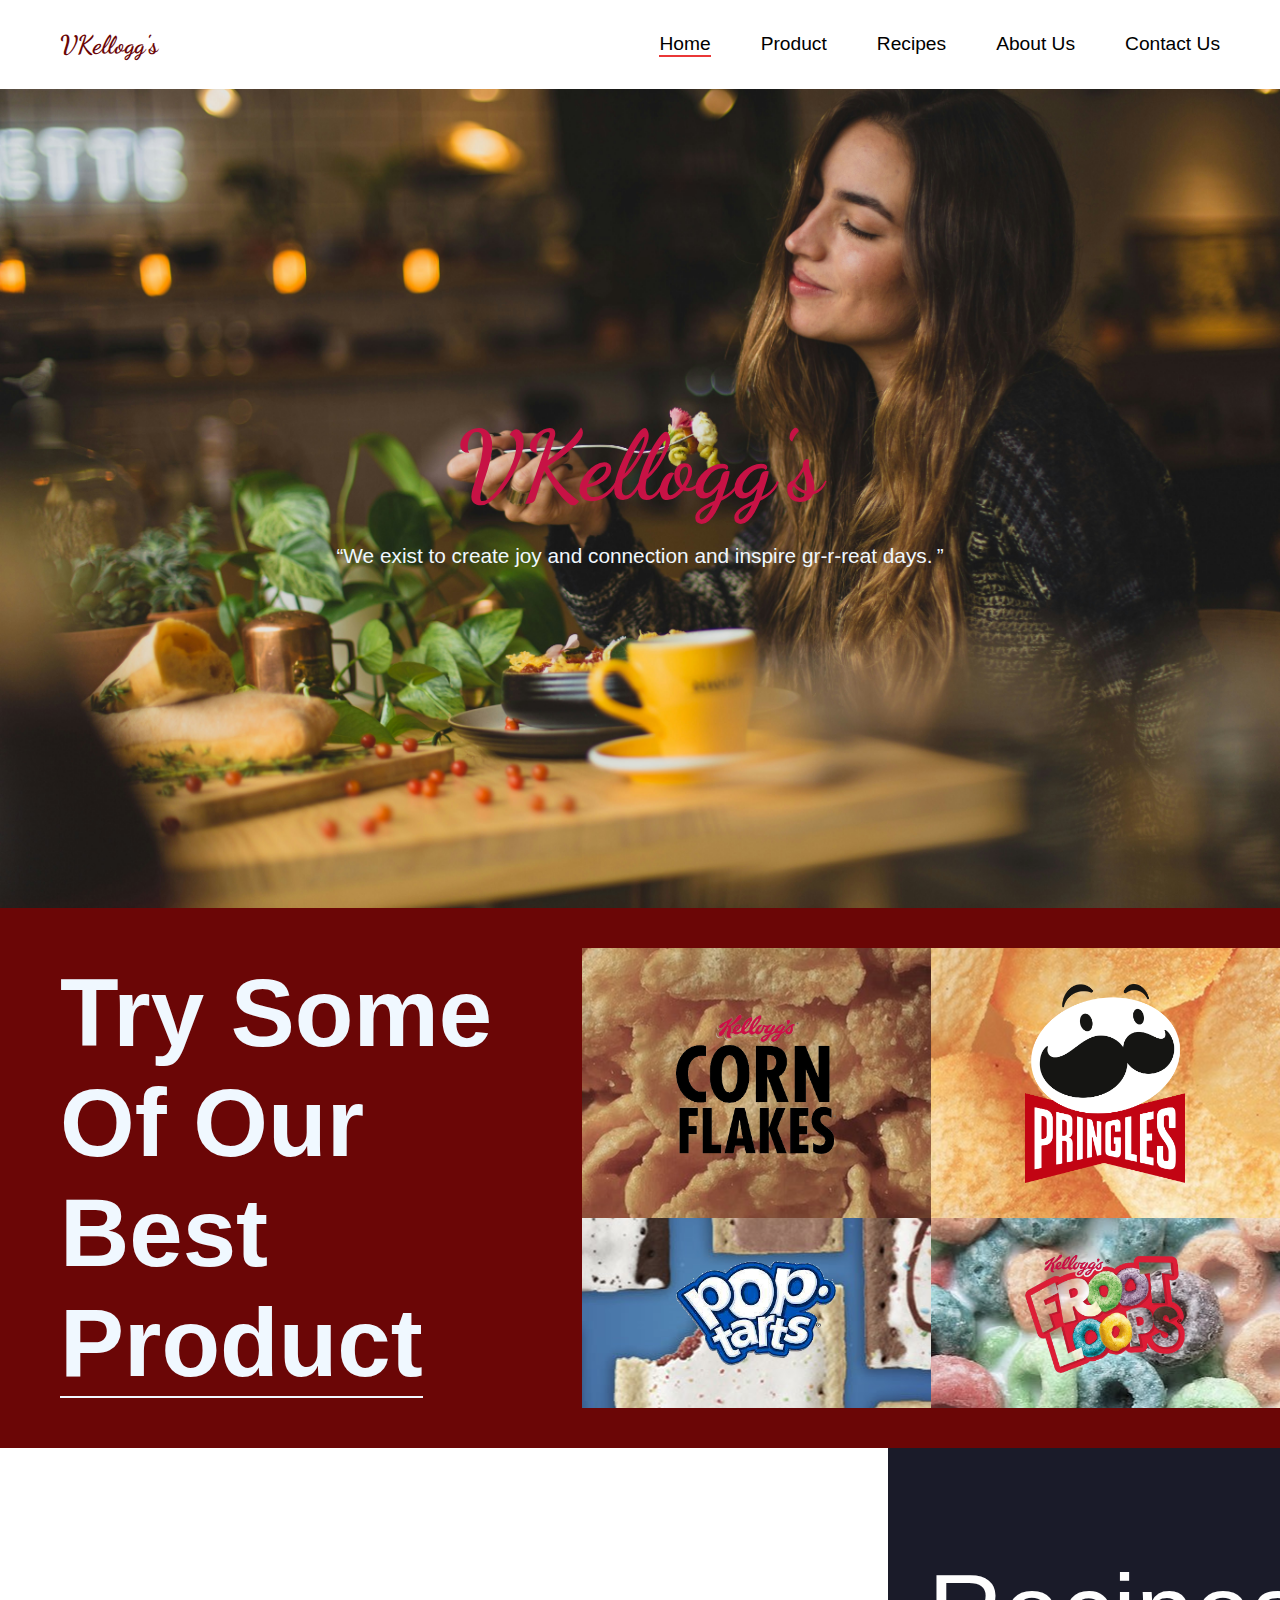
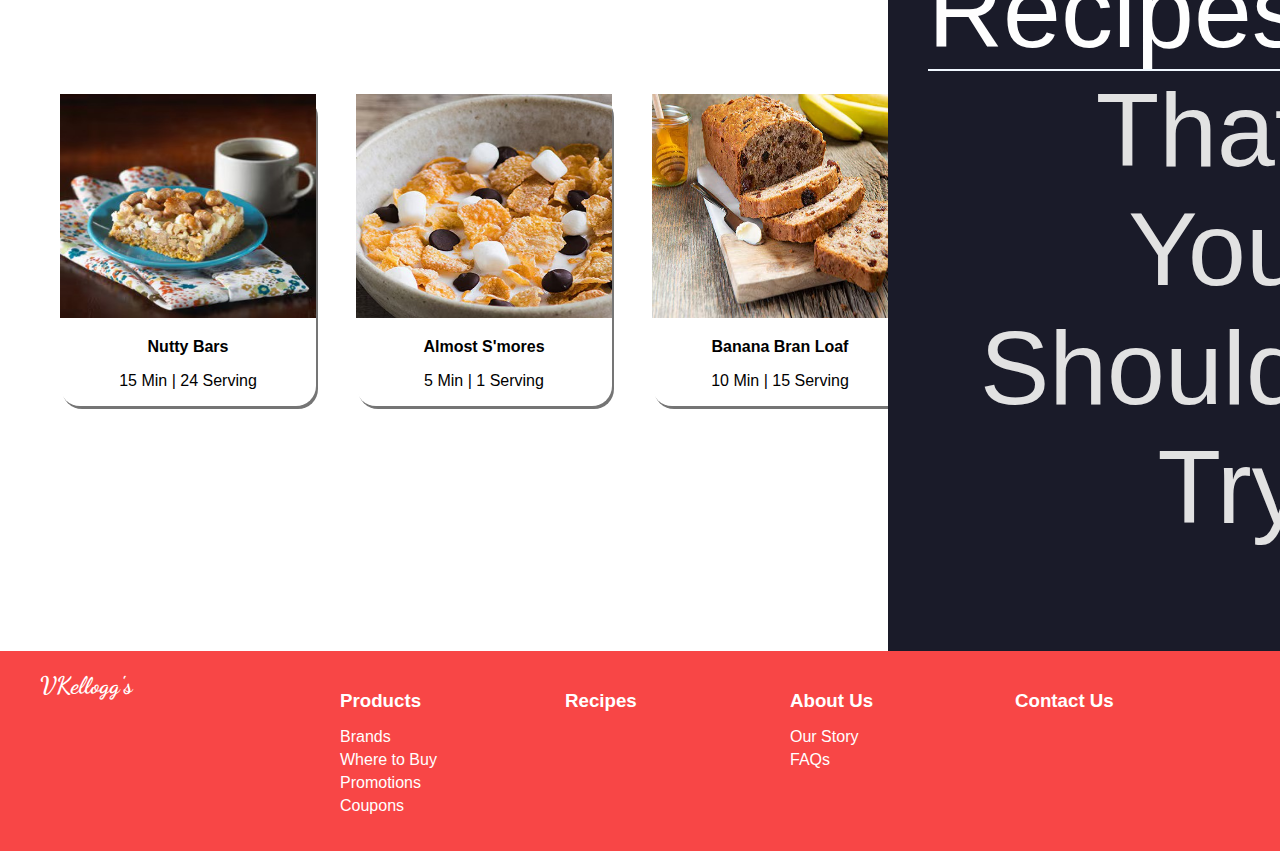
<file: index.html>
<!DOCTYPE html>
<html lang="en">
<head>
    <meta charset="UTF-8">
    <meta name="viewport" content="width=device-width, initial-scale=1.0">
    <link rel="stylesheet" href="./Homepage/home.css">
    <title>Homepage</title>
</head>
<body>
    <div class="home">
        <div class=" top">
            <div class="nav">
                <div class="t">
                    <p><a class="title" href="#">VKellogg's</a></p>
                </div>
                <div class="l">
                    <ul>
                        <li class="here"><a href="#">Home</a></li>
                        <li><a href="./Products/product.html">Product</a></li>
                        <li><a href="./Recipes/recipes.html">Recipes</a></li>
                        <li><a href="./About Us/about.html">About Us</a></li>
                        <li><a href="./Contact Us/contact.html">Contact Us</a></li>
                    </ul>
                </div>
            </div>
            <div class="carousel">
                <div class="isi">
                    <h1>VKellogg's</h1>
                <p>“We exist to create joy and connection and inspire gr-r-reat days. ”</p>
                </div>
            </div>
        </div>
        <div class="mid">
            <div class="s">
                <div class="left">
                    <p>Try Some Of Our Best <a href="./Products/product.html">Product</a></p>
                </div>
                <div class="right">
                    <div class="img1">
                        <img src="./Homepage/Best-Products/Brands/ezgif-4-6cdd63fa09.png" alt="">
                    </div>
                    <div class="img2">
                        <img src="./Homepage/Best-Products/Brands/Pringles_2021.png" alt="">                        
                    </div>
                    <div class="img3">
                        <img src="./Homepage/Best-Products/Brands/Poptarts_brand_logo.png" alt="">
                    </div>
                    <div class="img4">
                        <img src="./Homepage/Best-Products/Brands/ezgif-4-7ec442804a.png" alt="">
                    </div>
                </div>
            </div>
            <div class="r">
                <div class="cards">
                    <div class="card">
                        <div class="card-header">
                            <img src="./Homepage/Best-Recipes/ezgif-4-a4a87d27b3.jpg" alt="">
                        </div>
                        <div class="card-body">
                            <p class="title-b">Nutty Bars</p>
                            <p> 15 Min | 24 Serving</p>
                        </div>
                    </div>
                    <div class="card">
                        <div class="card-header">
                            <img src="./Homepage/Best-Recipes/ezgif-4-1b657361cd.jpg" alt="">
                        </div>
                        <div class="card-body">
                            <p class="title-b">Almost S'mores</p>
                            <p> 5 Min | 1 Serving</p>
                        </div>
                    </div>
                    <div class="card">
                        <div class="card-header">
                            <img src="./Homepage/Best-Recipes/ezgif-4-797c3e4e08.jpg" alt="">
                        </div>
                        <div class="card-body">
                            <p class="title-b">Banana Bran Loaf</p>
                            <p> 10 Min | 15 Serving</p>
                        </div>
                    </div>
                </div>
                <div class="left">
                    <p><a href="./Recipes/recipes.html">Recipes</a> That You Should Try</p>
                </div>
            </div>
            <div class="footer">
                <div class="footer-container">
                    <div class="footer-logo">
                        <h2>VKellogg's</h2>
                        <!-- <p>Find Us Here</p>
                        <div class="social-icons">
                            <a href="#"><img src="./path-to-facebook-icon.png" alt="Facebook"></a>
                            <a href="#"><img src="./path-to-twitter-icon.png" alt="Twitter"></a>
                            <a href="#"><img src="./path-to-instagram-icon.png" alt="Instagram"></a>
                            <a href="#"><img src="./path-to-youtube-icon.png" alt="YouTube"></a>
                        </div> -->
                    </div>
                    <div class="footer-links">
                        <div class="footer-column">
                            <h3>Products</h3>
                            <ul>
                                <li><a href="#">Brands</a></li>
                                <li><a href="#">Where to Buy</a></li>
                                <li><a href="#">Promotions</a></li>
                                <li><a href="#">Coupons</a></li>
                            </ul>
                        </div>
                        <div class="footer-column">
                            <h3>Recipes</h3>
                        </div>
                        <div class="footer-column">
                            <h3>About Us</h3>
                            <ul>
                                <li><a href="#">Our Story</a></li>
                                <li><a href="#">FAQs</a></li>
                            </ul>
                        </div>
                        <div class="footer-column">
                            <h3>Contact Us</h3>
                        </div>
                    </div>
                </div>
            </div>
        </div>
    </div>
</body>
</html>
</file>
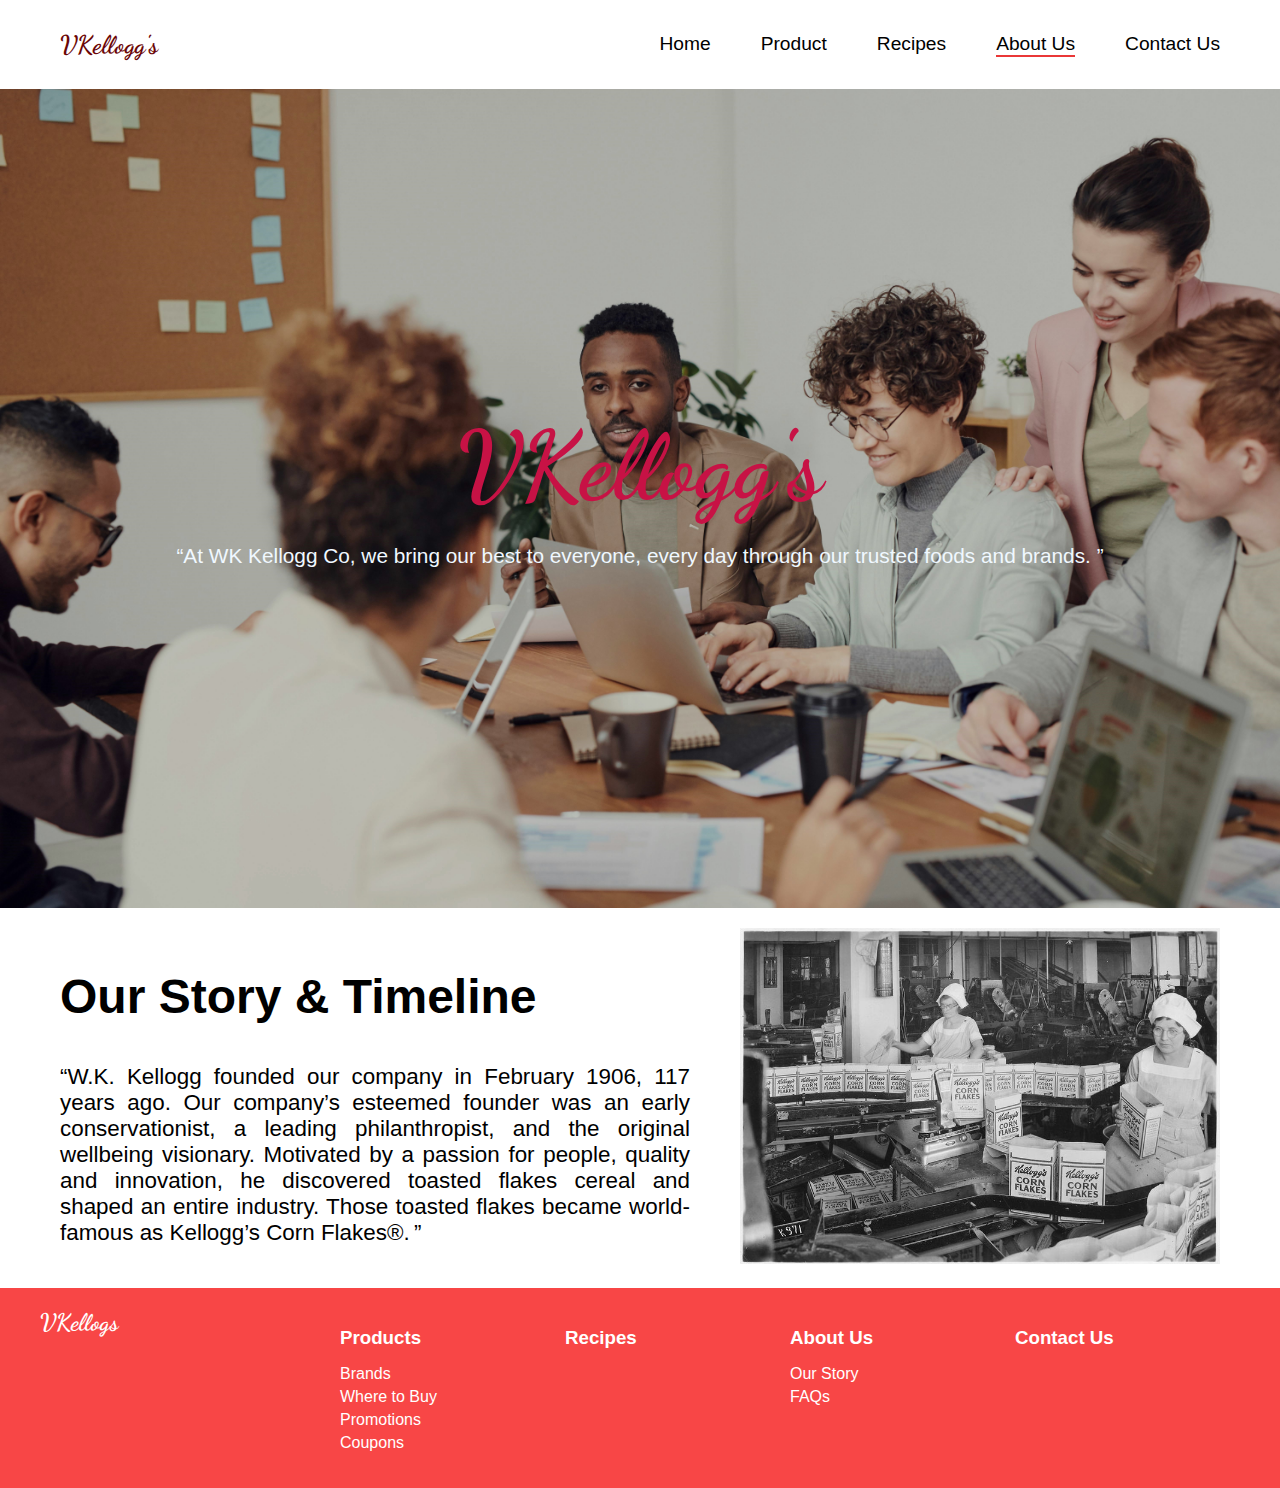
<file: About Us/about.html>
<!DOCTYPE html>
<html lang="en">
<head>
    <meta charset="UTF-8">
    <meta name="viewport" content="width=device-width, initial-scale=1.0">
    <link rel="stylesheet" href="./about.css">
    <title>Product Page</title>
</head>
<body>
    <div class="prod">
        <div class="top">
            <div class="nav">
                <div class="t">
                    <p><a href="./../index.html">VKellogg's</a></p>
                </div>
                <div class="l">
                    <ul>
                        <li><a href="./../index.html">Home</a></li>
                        <li><a href="./../Products/product.html">Product</a></li>
                        <li><a href="./../Recipes/recipes.html">Recipes</a></li>
                        <li class="here"><a href="#">About Us</a></li>
                        <li><a href="./../Contact Us/contact.html">Contact Us</a></li>
                    </ul>
                </div>
            </div>
            <div class="carousel">
                <div class="isi">
                    <h1>VKellogg's</h1>
                <p>“At WK Kellogg Co, we bring our best to everyone, every day through our trusted foods and brands. ”</p>
                </div>
            </div>
        </div>
        <div class="mid">
            <div class="story">
                <div class="s">
                    <h2>Our Story & Timeline</h2>
                    <p>
                        “W.K. Kellogg founded our company in February 1906, 117 years ago. Our company’s esteemed founder was an early conservationist, a leading philanthropist, and the original wellbeing visionary. Motivated by a passion for people, quality and innovation, he discovered toasted flakes cereal and shaped an entire industry. Those toasted flakes became world-famous as Kellogg’s Corn Flakes®. ”
                    </p>
                </div>
                <div class="i">
                    <img src="./kelloggfactory_custom-a273fa022861b42bed6d3bab11e6150f20859571.jpg" alt="">
                </div>
            </div>
            <!-- <div class="time">
                <img src="./coba.png" alt="">
            </div> -->
        </div>
        <div class="footer">
            <div class="footer-container">
                <div class="footer-logo">
                    <h2>VKellogs</h2>
                    <!-- <p>Find Us Here</p>
                    <div class="social-icons">
                        <a href="#"><img src="./path-to-facebook-icon.png" alt="Facebook"></a>
                        <a href="#"><img src="./path-to-twitter-icon.png" alt="Twitter"></a>
                        <a href="#"><img src="./path-to-instagram-icon.png" alt="Instagram"></a>
                        <a href="#"><img src="./path-to-youtube-icon.png" alt="YouTube"></a>
                    </div> -->
                </div>
                <div class="footer-links">
                    <div class="footer-column">
                        <h3>Products</h3>
                        <ul>
                            <li><a href="#">Brands</a></li>
                            <li><a href="#">Where to Buy</a></li>
                            <li><a href="#">Promotions</a></li>
                            <li><a href="#">Coupons</a></li>
                        </ul>
                    </div>
                    <div class="footer-column">
                        <h3>Recipes</h3>
                    </div>
                    <div class="footer-column">
                        <h3>About Us</h3>
                        <ul>
                            <li><a href="#">Our Story</a></li>
                            <li><a href="#">FAQs</a></li>
                        </ul>
                    </div>
                    <div class="footer-column">
                        <h3>Contact Us</h3>
                    </div>
                </div>
            </div>
        </div>
    </div>
</body>
</html>
</file>
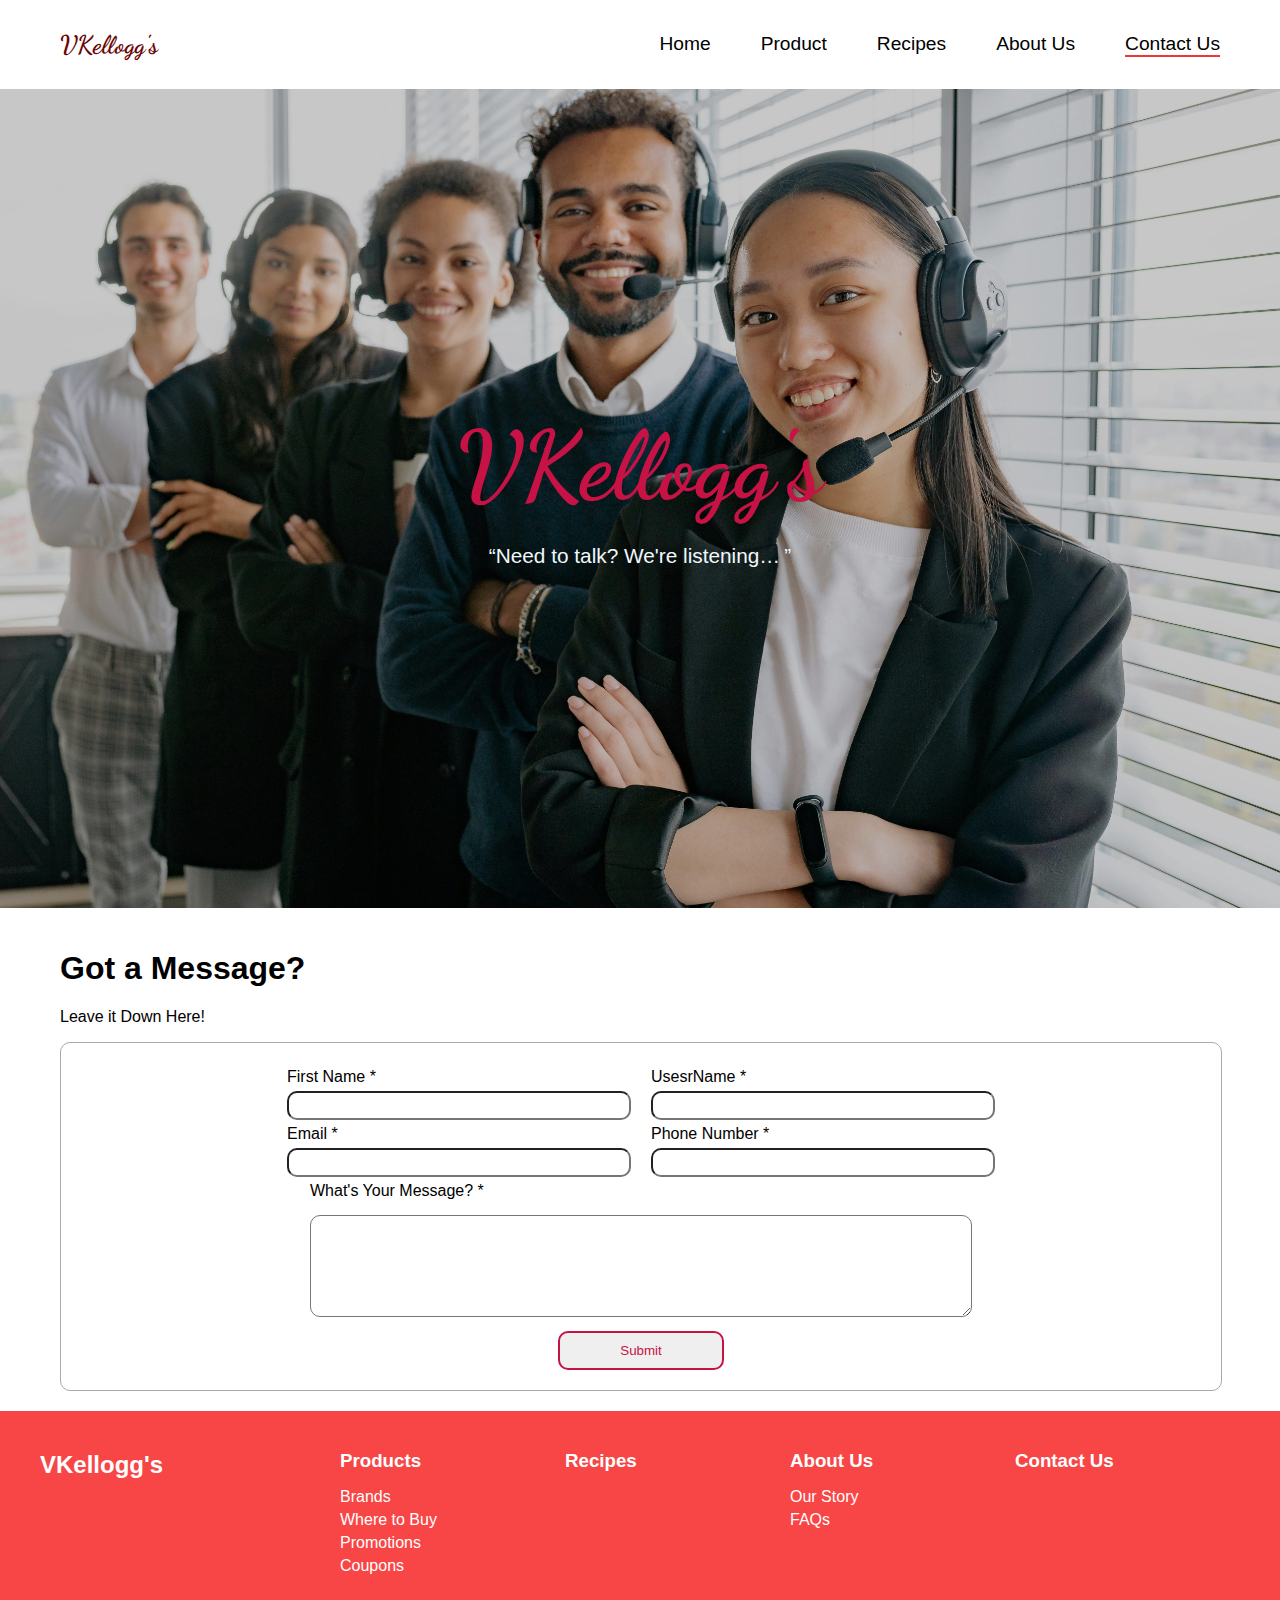
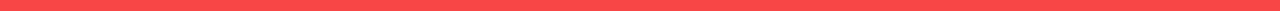
<file: Contact Us/contact.html>
<!DOCTYPE html>
<html lang="en">
<head>
    <meta charset="UTF-8">
    <meta name="viewport" content="width=device-width, initial-scale=1.0">
    <link rel="stylesheet" href="./contact.css">
    <title>Product Page</title>
</head>
<body>
    <div class="prod">
        <div class="top">
            <div class="nav">
                <div class="t">
                    <p><a href="./../index.html">VKellogg's</a></p>
                </div>
                <div class="l">
                    <ul>
                        <li><a href="./../index.html">Home</a></li>
                        <li><a href="./../Products/product.html">Product</a></li>
                        <li><a href="./../Recipes/recipes.html">Recipes</a></li>
                        <li><a href="./../About Us/about.html">About Us</a></li>
                        <li class="here"><a href="#">Contact Us</a></li>
                    </ul>
                </div>
            </div>
            <div class="carousel">
                <div class="isi">
                    <h1>VKellogg's</h1>
                <p>“Need to talk? We're listening… ”</p>
                </div>
            </div>
        </div>
        <div class="mid">
            <div class="title">
                <h1>Got a Message?</h1>
                <p>Leave it Down Here!</p>
            </div>
            <a href=""></a>
            <form action="" onsubmit="formvalidasi()">
                <div class="name">
                    <div class="fname">
                        <p>First Name *</p>                    
                        <input type="text" name="fname" id="inputfname" class="form-control" value="" required="required">                        
                    </div>
                    <div class="uname">
                        <p>UsesrName *</p>                    
                        <input type="text" name="uname" id="inputuname" class="form-control" value="" required="required">                        
                    </div>
                </div>
                <div class="epon">
                    <div class="email">
                        <p>Email *</p>                    
                        <input type="email" name="email" id="inputemail" class="form-control" value="" required="required">                        
                    </div>
                    <div class="pon">
                        <p>Phone Number *</p>                        
                        <input type="tel" name="phone" id="inputphone" class="form-control" value="" required="required" title="">                        
                    </div>
                </div>
                <div class="message">
                    <p>What's Your Message? *</p>
                    <textarea name="Message?" id="message" rows="6"></textarea>
                </div>
                <button>Submit</button>
            </form>
        </div>
        <div class="footer">
            <div class="footer-container">
                <div class="footer-logo">
                    <h2>VKellogg's</h2>
                    <!-- <p>Find Us Here</p>
                    <div class="social-icons">
                        <a href="#"><img src="./path-to-facebook-icon.png" alt="Facebook"></a>
                        <a href="#"><img src="./path-to-twitter-icon.png" alt="Twitter"></a>
                        <a href="#"><img src="./path-to-instagram-icon.png" alt="Instagram"></a>
                        <a href="#"><img src="./path-to-youtube-icon.png" alt="YouTube"></a>
                    </div> -->
                </div>
                <div class="footer-links">
                    <div class="footer-column">
                        <h3>Products</h3>
                        <ul>
                            <li><a href="#">Brands</a></li>
                            <li><a href="#">Where to Buy</a></li>
                            <li><a href="#">Promotions</a></li>
                            <li><a href="#">Coupons</a></li>
                        </ul>
                    </div>
                    <div class="footer-column">
                        <h3>Recipes</h3>
                    </div>
                    <div class="footer-column">
                        <h3>About Us</h3>
                        <ul>
                            <li><a href="#">Our Story</a></li>
                            <li><a href="#">FAQs</a></li>
                        </ul>
                    </div>
                    <div class="footer-column">
                        <h3>Contact Us</h3>
                    </div>
                </div>
            </div>
        </div>
    </div>
</body>
<script src="./../index.js"></script>
</html>
</file>
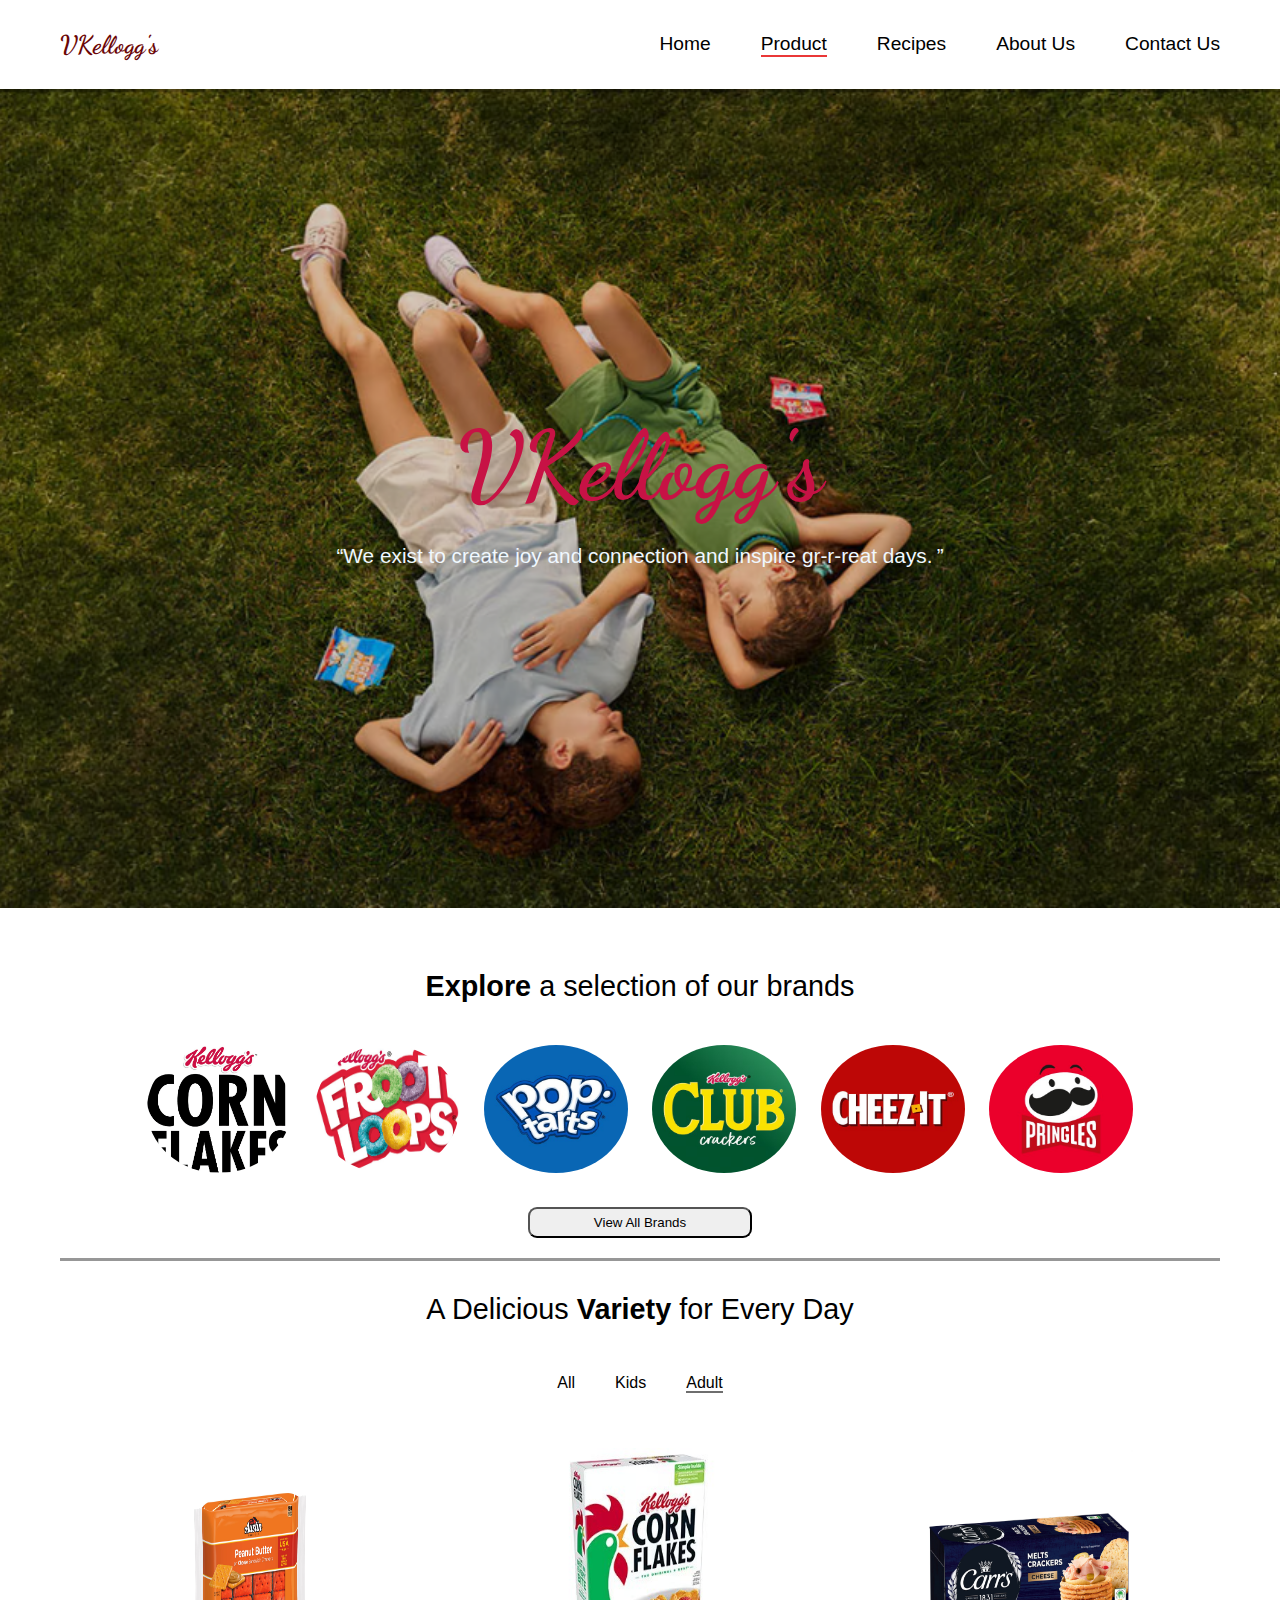
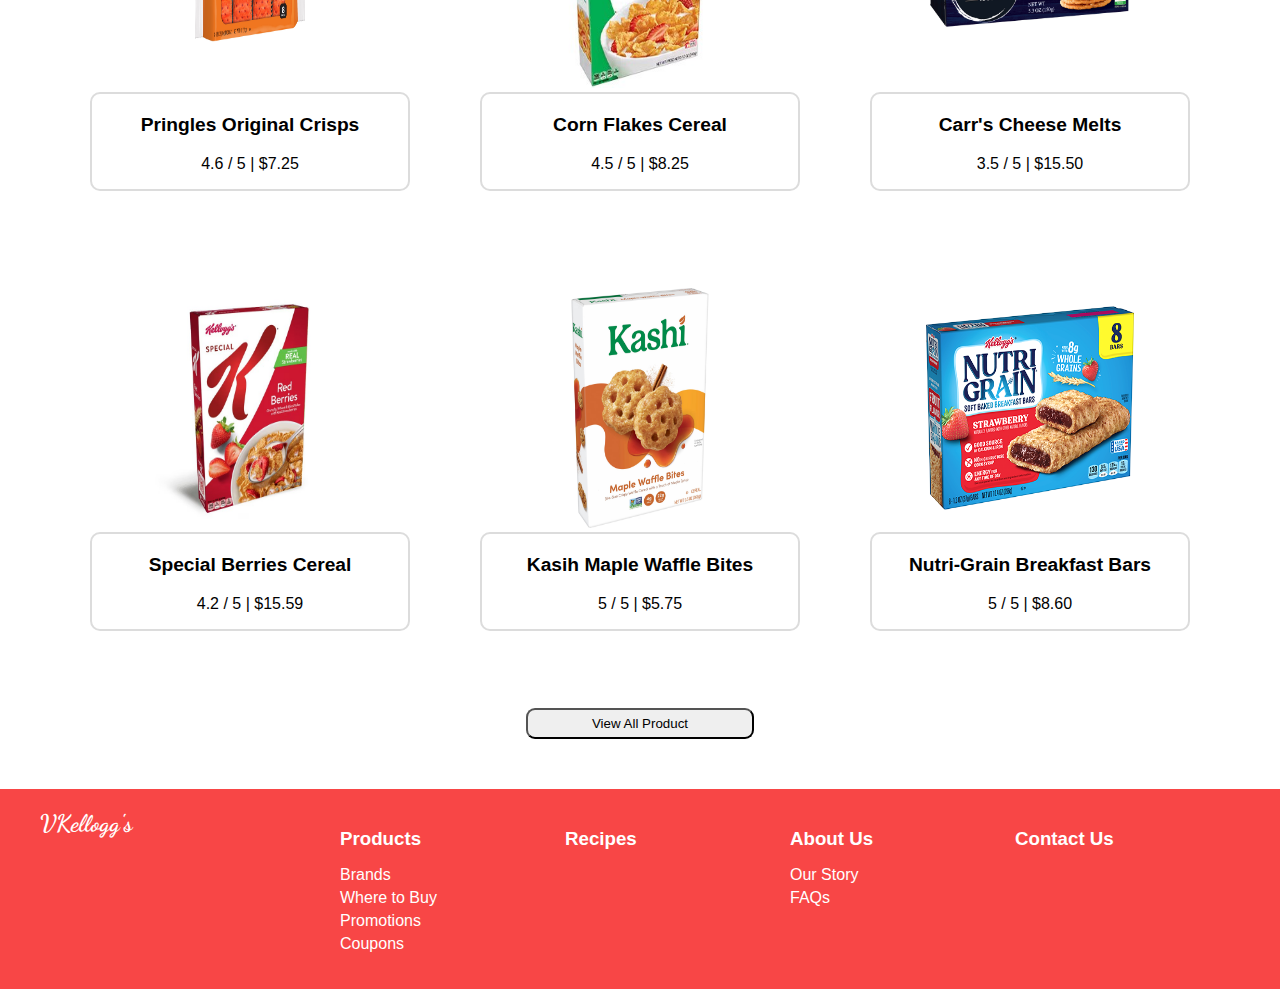
<file: Products/prod-dul.html>
<!DOCTYPE html>
<html lang="en">
<head>
    <meta charset="UTF-8">
    <meta name="viewport" content="width=device-width, initial-scale=1.0">
    <link rel="stylesheet" href="./product.css">
    <title>Product Page</title>
</head>
<body>
    <div class="prod">
        <div class="top">
            <div class="nav">
                <div class="t">
                    <p><a href="./../index.html">VKellogg's</a></p>
                </div>
                <div class="l">
                    <ul>
                        <li><a href="./../index.html">Home</a></li>
                        <li class="here"><a href="#">Product</a></li>
                        <li><a href="./../Recipes/recipes.html">Recipes</a></li>
                        <li><a href="./../About Us/about.html">About Us</a></li>
                        <li><a href="./../Contact Us/contact.html">Contact Us</a></li>
                    </ul>
                </div>
            </div>
            <div class="carousel">
                <div class="isi">
                    <h1>VKellogg's</h1>
                <p>“We exist to create joy and connection and inspire gr-r-reat days. ”</p>
                </div>
            </div>
        </div>
        <div class="mid">
            <div class="categ">
                <div class="title-cat">
                    <p><span>Explore</span> a selection of our brands</p>
                </div>
                <div class="cats">
                    <img src="./Products Kid/Brands/ezgif-4-6cdd63fa09.jpg" alt="">
                    <img src="./Products Kid/Brands/ezgif-4-7ec442804a.jpg" alt="">
                    <img src="./Products Kid/Brands/ezgif-4-98edd81de4.jpg" alt="">
                    <img src="./Products Kid/Brands/ezgif-4-c922307db3.jpg" alt="">
                    <img src="./Products Kid/Brands/ezgif-4-dc81def713.jpg" alt="">
                    <img src="./Products Kid/Brands/pringles@2x.jpg" alt="">
                </div>
                <div class="button-cat">
                    <button>View All Brands</button>
                </div>
            </div>
            <div class="carter">
                <div class="title-dog">
                    <p>A Delicious <span>Variety</span> for Every Day</p>
                </div>
                <div class="cata">
                    <p><a href="#">All</a></p>
                    <p><a href="./product.html">Kids</a></p>
                    <p><a class="gus" href="#">Adult</a></p>
                </div>
                <div class="cards">
                    <div class="card">
                        <div class="card-header">
                            <img class="self" src="./Products Adult/ezgif-1-0e7fe6910d.jpg" alt="">
                        </div>
                        <div class="card-body">
                            <p class="title-b">Pringles Original Crisps</p>
                            <p> 4.6 / 5 | $7.25</p>
                        </div>
                    </div>
                    <div class="card">
                        <div class="card-header">
                            <img src="./Products Adult/ezgif-1-8e06f83bf5.jpg" alt="">
                        </div>
                        <div class="card-body">
                            <p class="title-b">Corn Flakes Cereal</p>
                            <p> 4.5 / 5 | $8.25</p>
                        </div>
                    </div>
                    <div class="card">
                        <div class="card-header">
                            <img src="./Products Adult/ezgif-1-a536f0a848.jpg" alt="">
                        </div>
                        <div class="card-body">
                            <p class="title-b">Carr's Cheese Melts</p>
                            <p> 3.5 / 5 | $15.50</p>
                        </div>
                    </div>
                    <div class="card">
                        <div class="card-header">
                            <img src="./Products Adult/ezgif-1-bda3c37c44.jpg" alt="">
                        </div>
                        <div class="card-body">
                            <p class="title-b">Special Berries Cereal</p>
                            <p> 4.2 / 5 | $15.59</p>
                        </div>
                    </div>
                    <div class="card">
                        <div class="card-header">
                            <img src="./Products Adult/ezgif-1-e545c87d3d.jpg" alt="">
                        </div>
                        <div class="card-body">
                            <p class="title-b">Kasih Maple Waffle Bites</p>
                            <p> 5 / 5 | $5.75</p>
                        </div>
                    </div>
                    <div class="card">
                        <div class="card-header">
                            <img src="./Products Adult/kicproductimage-128341_00038000359002_c1l1_1.png" alt="">
                        </div>
                        <div class="card-body">
                            <p class="title-b">Nutri-Grain Breakfast Bars</p>
                            <p> 5 / 5 | $8.60</p>
                        </div>
                    </div>
                </div>
                <div class="button-cat">
                    <button>View All Product</button>
                </div>
            </div>
        </div>
        <div class="footer">
            <div class="footer-container">
                <div class="footer-logo">
                    <h2>VKellogg's</h2>
                    <!-- <p>Find Us Here</p>
                    <div class="social-icons">
                        <a href="#"><img src="./path-to-facebook-icon.png" alt="Facebook"></a>
                        <a href="#"><img src="./path-to-twitter-icon.png" alt="Twitter"></a>
                        <a href="#"><img src="./path-to-instagram-icon.png" alt="Instagram"></a>
                        <a href="#"><img src="./path-to-youtube-icon.png" alt="YouTube"></a>
                    </div> -->
                </div>
                <div class="footer-links">
                    <div class="footer-column">
                        <h3>Products</h3>
                        <ul>
                            <li><a href="#">Brands</a></li>
                            <li><a href="#">Where to Buy</a></li>
                            <li><a href="#">Promotions</a></li>
                            <li><a href="#">Coupons</a></li>
                        </ul>
                    </div>
                    <div class="footer-column">
                        <h3>Recipes</h3>
                    </div>
                    <div class="footer-column">
                        <h3>About Us</h3>
                        <ul>
                            <li><a href="#">Our Story</a></li>
                            <li><a href="#">FAQs</a></li>
                        </ul>
                    </div>
                    <div class="footer-column">
                        <h3>Contact Us</h3>
                    </div>
                </div>
            </div>
        </div>
    </div>
</body>
</html>
</file>
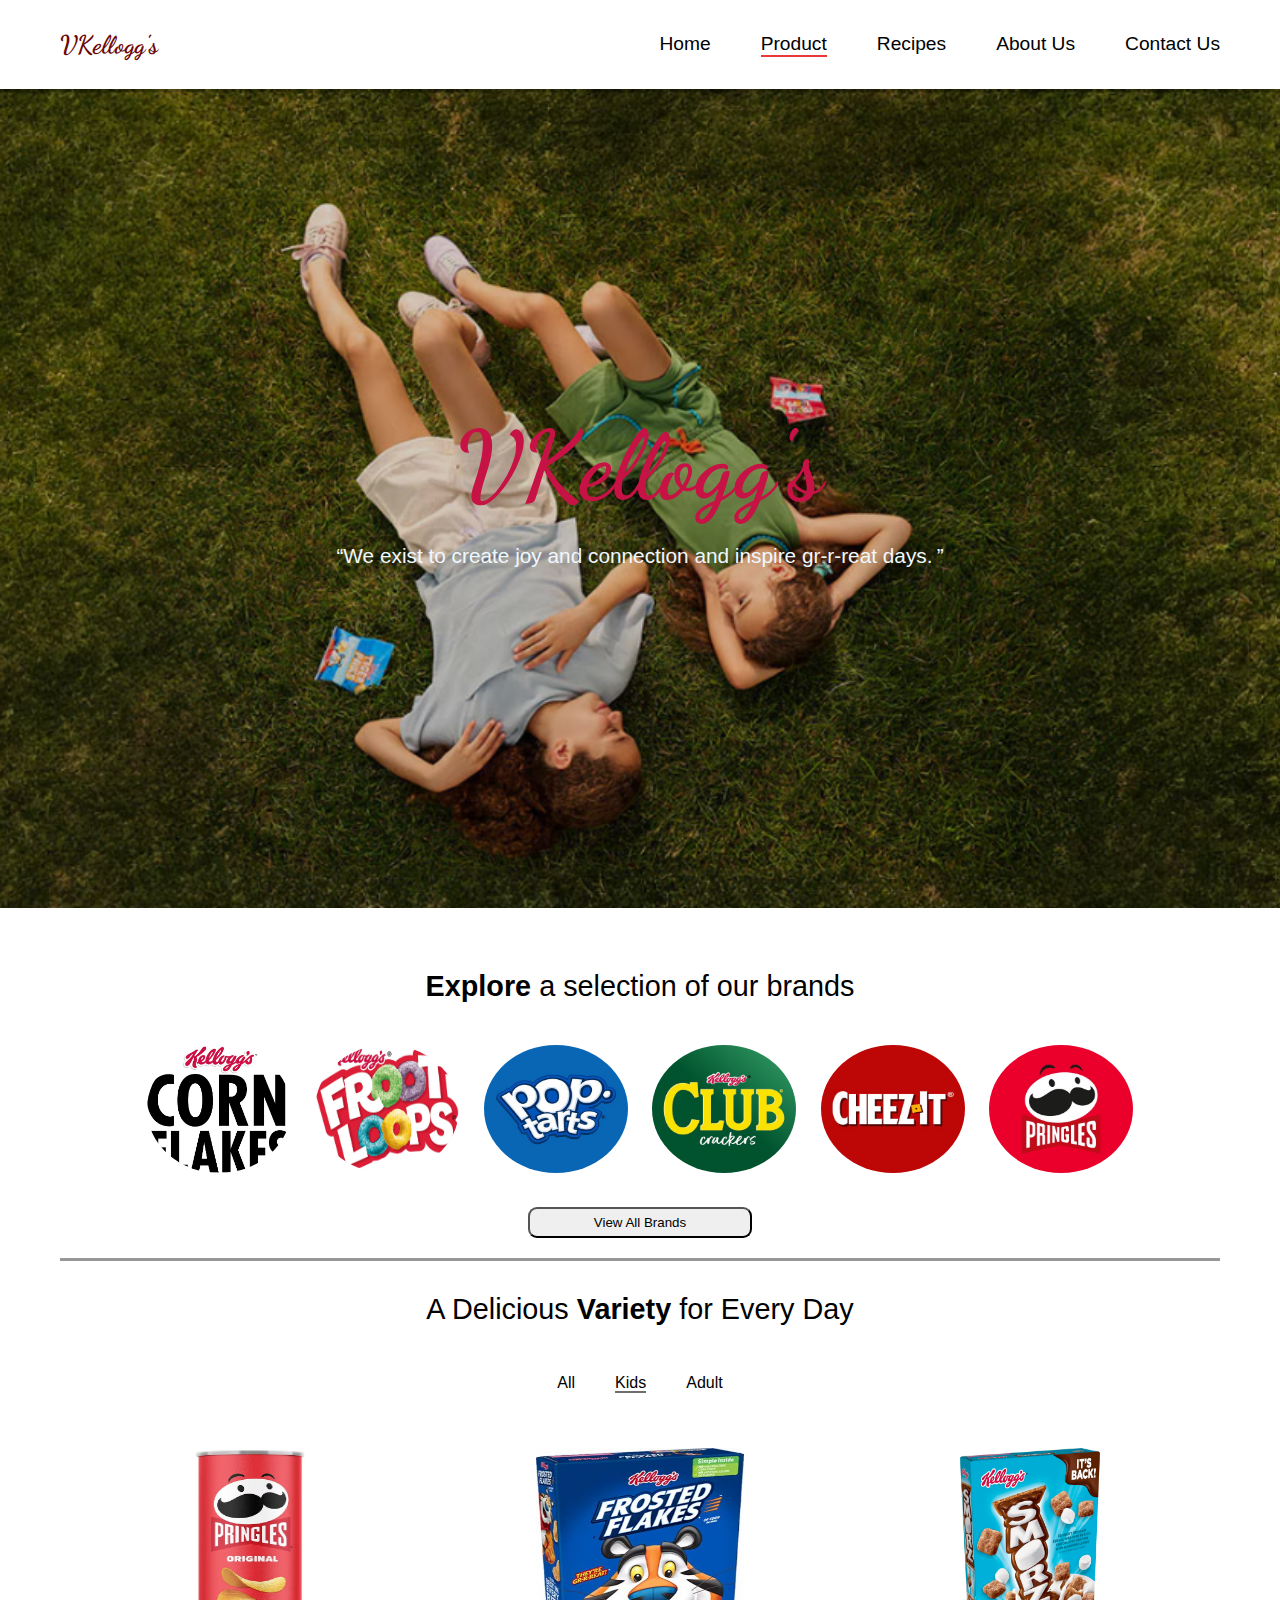
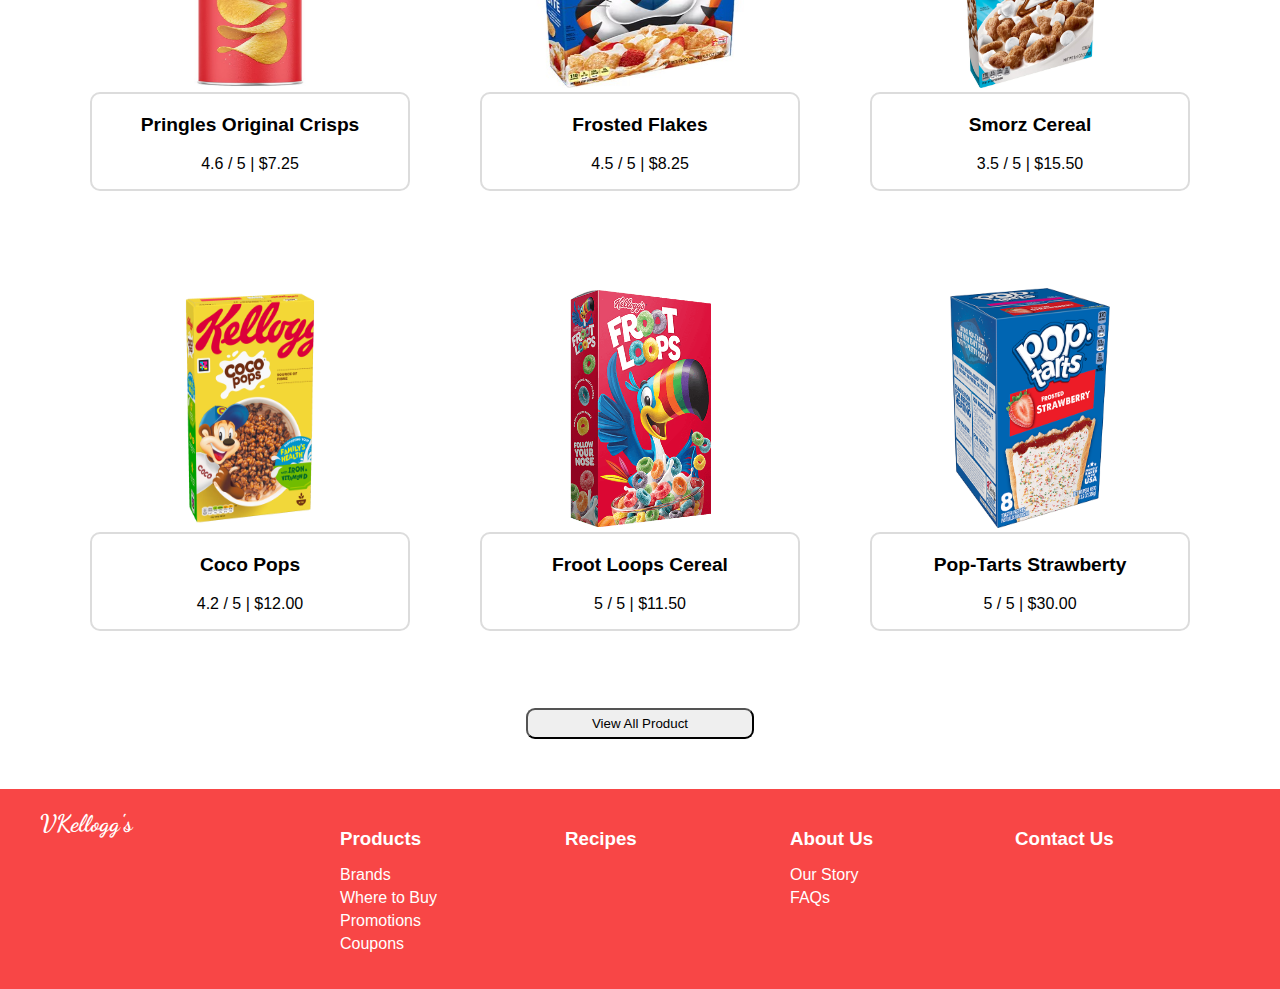
<file: Products/product.html>
<!DOCTYPE html>
<html lang="en">
<head>
    <meta charset="UTF-8">
    <meta name="viewport" content="width=device-width, initial-scale=1.0">
    <link rel="stylesheet" href="./product.css">
    <title>Product Page</title>
</head>
<body>
    <div class="prod">
        <div class="top">
            <div class="nav">
                <div class="t">
                    <p><a href="./../index.html">VKellogg's</a></p>
                </div>
                <div class="l">
                    <ul>
                        <li><a href="./../index.html">Home</a></li>
                        <li class="here"><a href="#">Product</a></li>
                        <li><a href="./../Recipes/recipes.html">Recipes</a></li>
                        <li><a href="./../About Us/about.html">About Us</a></li>
                        <li><a href="./../Contact Us/contact.html">Contact Us</a></li>
                    </ul>
                </div>
            </div>
            <div class="carousel">
                <div class="isi">
                    <h1>VKellogg's</h1>
                <p>“We exist to create joy and connection and inspire gr-r-reat days. ”</p>
                </div>
            </div>
        </div>
        <div class="mid">
            <div class="categ">
                <div class="title-cat">
                    <p><span>Explore</span> a selection of our brands</p>
                </div>
                <div class="cats">
                    <img src="./Products Kid/Brands/ezgif-4-6cdd63fa09.jpg" alt="">
                    <img src="./Products Kid/Brands/ezgif-4-7ec442804a.jpg" alt="">
                    <img src="./Products Kid/Brands/ezgif-4-98edd81de4.jpg" alt="">
                    <img src="./Products Kid/Brands/ezgif-4-c922307db3.jpg" alt="">
                    <img src="./Products Kid/Brands/ezgif-4-dc81def713.jpg" alt="">
                    <img src="./Products Kid/Brands/pringles@2x.jpg" alt="">
                </div>
                <div class="button-cat">
                    <button>View All Brands</button>
                </div>
            </div>
            <div class="carter">
                <div class="title-dog">
                    <p>A Delicious <span>Variety</span> for Every Day</p>
                </div>
                <div class="cata">
                    <p><a href="#">All</a></p>
                    <p><a class="gus" href="#">Kids</a></p>
                    <p><a href="./prod-dul.html">Adult</a></p>
                </div>
                <div class="cards">
                    <div class="card">
                        <div class="card-header">
                            <img class="self" src="./Products Kid/ezgif-4-2ac7970965.jpg" alt="">
                        </div>
                        <div class="card-body">
                            <p class="title-b">Pringles Original Crisps</p>
                            <p> 4.6 / 5 | $7.25</p>
                        </div>
                    </div>
                    <div class="card">
                        <div class="card-header">
                            <img src="./Products Kid/ezgif-4-756686c263.jpg" alt="">
                        </div>
                        <div class="card-body">
                            <p class="title-b">Frosted Flakes</p>
                            <p> 4.5 / 5 | $8.25</p>
                        </div>
                    </div>
                    <div class="card">
                        <div class="card-header">
                            <img src="./Products Kid/ezgif-4-82e9bba079.jpg" alt="">
                        </div>
                        <div class="card-body">
                            <p class="title-b">Smorz Cereal</p>
                            <p> 3.5 / 5 | $15.50</p>
                        </div>
                    </div>
                    <div class="card">
                        <div class="card-header">
                            <img src="./Products Kid/ezgif-4-f00cba0ff4.jpg" alt="">
                        </div>
                        <div class="card-body">
                            <p class="title-b">Coco Pops</p>
                            <p> 4.2 / 5 | $12.00</p>
                        </div>
                    </div>
                    <div class="card">
                        <div class="card-header">
                            <img src="./Products Kid/prod_img-3451895_frootloops_us.png" alt="">
                        </div>
                        <div class="card-body">
                            <p class="title-b">Froot Loops Cereal</p>
                            <p> 5 / 5 | $11.50</p>
                        </div>
                    </div>
                    <div class="card">
                        <div class="card-header">
                            <img src="./Products Kid/prod_img-8315079_strawberry.png" alt="">
                        </div>
                        <div class="card-body">
                            <p class="title-b">Pop-Tarts Strawberty</p>
                            <p> 5 / 5 | $30.00</p>
                        </div>
                    </div>
                </div>
                <div class="button-cat">
                    <button>View All Product</button>
                </div>
            </div>
        </div>
        <div class="footer">
            <div class="footer-container">
                <div class="footer-logo">
                    <h2>VKellogg's</h2>
                    <!-- <p>Find Us Here</p>
                    <div class="social-icons">
                        <a href="#"><img src="./path-to-facebook-icon.png" alt="Facebook"></a>
                        <a href="#"><img src="./path-to-twitter-icon.png" alt="Twitter"></a>
                        <a href="#"><img src="./path-to-instagram-icon.png" alt="Instagram"></a>
                        <a href="#"><img src="./path-to-youtube-icon.png" alt="YouTube"></a>
                    </div> -->
                </div>
                <div class="footer-links">
                    <div class="footer-column">
                        <h3>Products</h3>
                        <ul>
                            <li><a href="#">Brands</a></li>
                            <li><a href="#">Where to Buy</a></li>
                            <li><a href="#">Promotions</a></li>
                            <li><a href="#">Coupons</a></li>
                        </ul>
                    </div>
                    <div class="footer-column">
                        <h3>Recipes</h3>
                    </div>
                    <div class="footer-column">
                        <h3>About Us</h3>
                        <ul>
                            <li><a href="#">Our Story</a></li>
                            <li><a href="#">FAQs</a></li>
                        </ul>
                    </div>
                    <div class="footer-column">
                        <h3>Contact Us</h3>
                    </div>
                </div>
            </div>
        </div>
    </div>
</body>
</html>
</file>
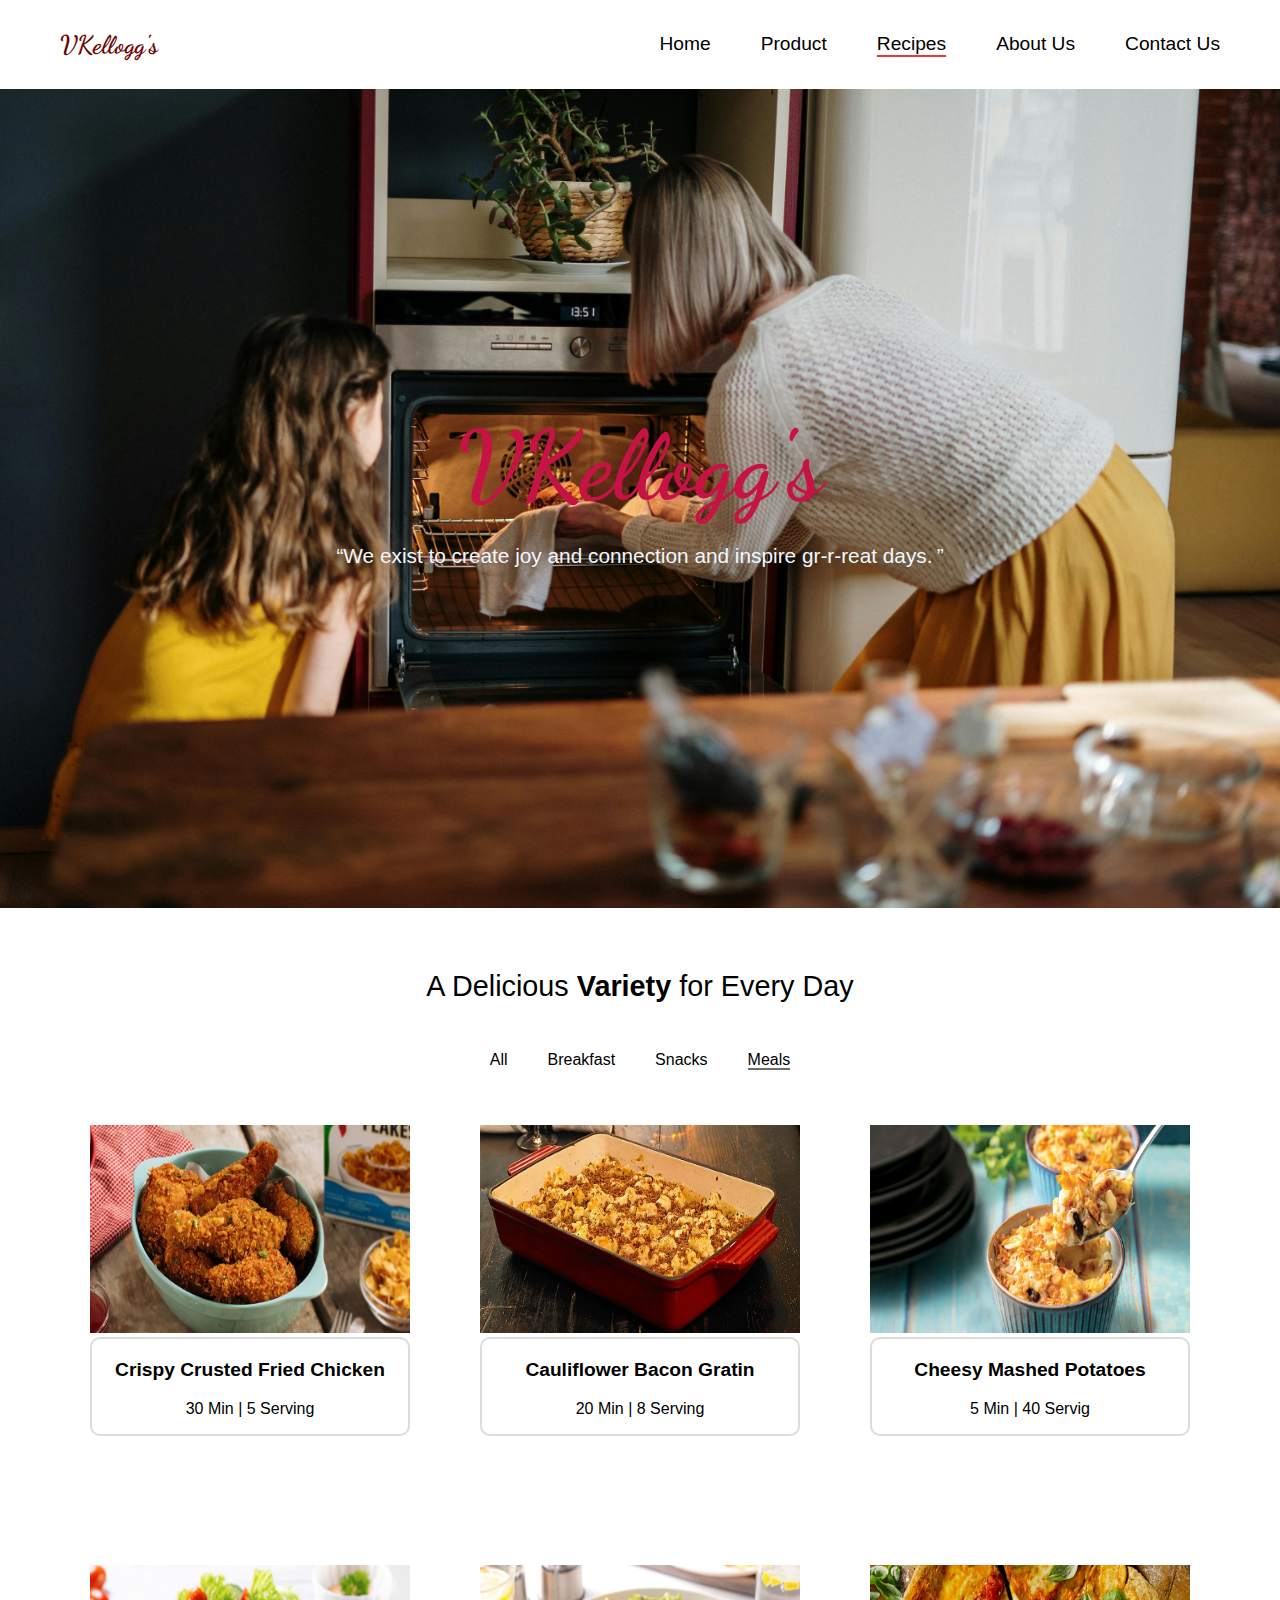
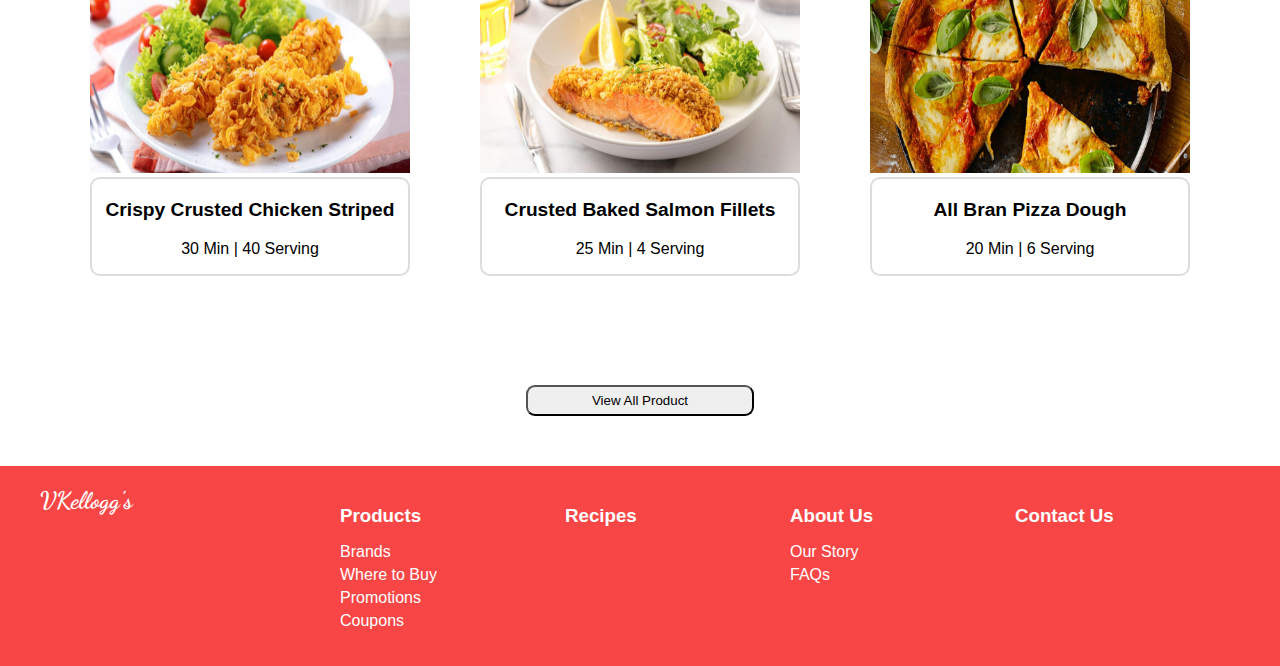
<file: Recipes/rec-meals.html>
<!DOCTYPE html>
<html lang="en">
<head>
    <meta charset="UTF-8">
    <meta name="viewport" content="width=device-width, initial-scale=1.0">
    <link rel="stylesheet" href="./recipes.css">
    <title>Product Page</title>
</head>
<body>
    <div class="prod">
        <div class="top">
            <div class="nav">
                <div class="t">
                    <p><a href="./../index.html">VKellogg's</a></p>
                </div>
                <div class="l">
                    <ul>
                        <li><a href="./../index.html">Home</a></li>
                        <li><a href="./../Products/product.html">Product</a></li>
                        <li class="here"><a href="#">Recipes</a></li>
                        <li><a href="./../About Us/about.html">About Us</a></li>
                        <li><a href="./../Contact Us/contact.html">Contact Us</a></li>
                    </ul>
                </div>
            </div>
            <div class="carousel">
                <div class="isi">
                    <h1>VKellogg's</h1>
                <p>“We exist to create joy and connection and inspire gr-r-reat days. ”</p>
                </div>
            </div>
        </div>
        <div class="mid">
            <div class="carter">
                <div class="title-dog">
                    <p>A Delicious <span>Variety</span> for Every Day</p>
                </div>
                <div class="cata">
                    <p><a href="#">All</a></p>
                    <p><a href="./recipes.html">Breakfast</a></p>
                    <p><a href="./rec-snack.html">Snacks</a></p>
                    <p><a class="gus" href="#">Meals</a></p>
                </div>
                <div class="cards">
                    <div class="card">
                        <div class="card-header">
                            <img src="./Recipes Meals/ezgif-4-a8e961caed.jpg" alt="">
                        </div>
                        <div class="card-body">
                            <p class="title-b">Crispy Crusted Fried Chicken</p>
                            <p> 30 Min | 5 Serving</p>
                        </div>
                    </div>
                    <div class="card">
                        <div class="card-header">
                            <img src="./Recipes Meals/ezgif-4-f87bab95b5.jpg" alt="">
                        </div>
                        <div class="card-body">
                            <p class="title-b">Cauliflower Bacon Gratin</p>
                            <p> 20 Min | 8 Serving</p>
                        </div>
                    </div>
                    <div class="card">
                        <div class="card-header">
                            <img src="./Recipes Meals/recip_img-1058473_my-r-cheesy-mashed-mueslix-potatoes-2203032059-1.jpg" alt="">
                        </div>
                        <div class="card-body">
                            <p class="title-b">Cheesy Mashed Potatoes</p>
                            <p> 5 Min | 40 Servig</p>
                        </div>
                    </div>
                    <div class="card">
                        <div class="card-header">
                            <img src="./Recipes Meals/recip_img-1059389_my-r-crispy-crusted-chicken-strips-2203032230-1.jpg" alt="">
                        </div>
                        <div class="card-body">
                            <p class="title-b">Crispy Crusted Chicken Striped</p>
                            <p>30 Min | 40 Serving</p>
                        </div>
                    </div>
                    <div class="card">
                        <div class="card-header">
                            <img src="./Recipes Meals/recip_img-1061194_my-r-honey-crunch-crusted-salmon-2203040139-1.jpg" alt="">
                        </div>
                        <div class="card-body">
                            <p class="title-b">Crusted Baked Salmon Fillets</p>
                            <p> 25 Min | 4 Serving</p>
                        </div>
                    </div>
                    <div class="card">
                        <div class="card-header">
                            <img src="./Recipes Meals/recip_img-6738177_za-r-pizza-dough-2202101934-1.jpg" alt="">
                        </div>
                        <div class="card-body">
                            <p class="title-b">All Bran Pizza Dough</p>
                            <p> 20 Min | 6 Serving</p>
                        </div>
                    </div>
                </div>
                <div class="button-cat">
                    <button>View All Product</button>
                </div>
            </div>
        </div>
        <div class="footer">
            <div class="footer-container">
                <div class="footer-logo">
                    <h2>VKellogg's</h2>
                    <!-- <p>Find Us Here</p>
                    <div class="social-icons">
                        <a href="#"><img src="./path-to-facebook-icon.png" alt="Facebook"></a>
                        <a href="#"><img src="./path-to-twitter-icon.png" alt="Twitter"></a>
                        <a href="#"><img src="./path-to-instagram-icon.png" alt="Instagram"></a>
                        <a href="#"><img src="./path-to-youtube-icon.png" alt="YouTube"></a>
                    </div> -->
                </div>
                <div class="footer-links">
                    <div class="footer-column">
                        <h3>Products</h3>
                        <ul>
                            <li><a href="#">Brands</a></li>
                            <li><a href="#">Where to Buy</a></li>
                            <li><a href="#">Promotions</a></li>
                            <li><a href="#">Coupons</a></li>
                        </ul>
                    </div>
                    <div class="footer-column">
                        <h3>Recipes</h3>
                    </div>
                    <div class="footer-column">
                        <h3>About Us</h3>
                        <ul>
                            <li><a href="#">Our Story</a></li>
                            <li><a href="#">FAQs</a></li>
                        </ul>
                    </div>
                    <div class="footer-column">
                        <h3>Contact Us</h3>
                    </div>
                </div>
            </div>
        </div>
    </div>
</body>
</html>
</file>
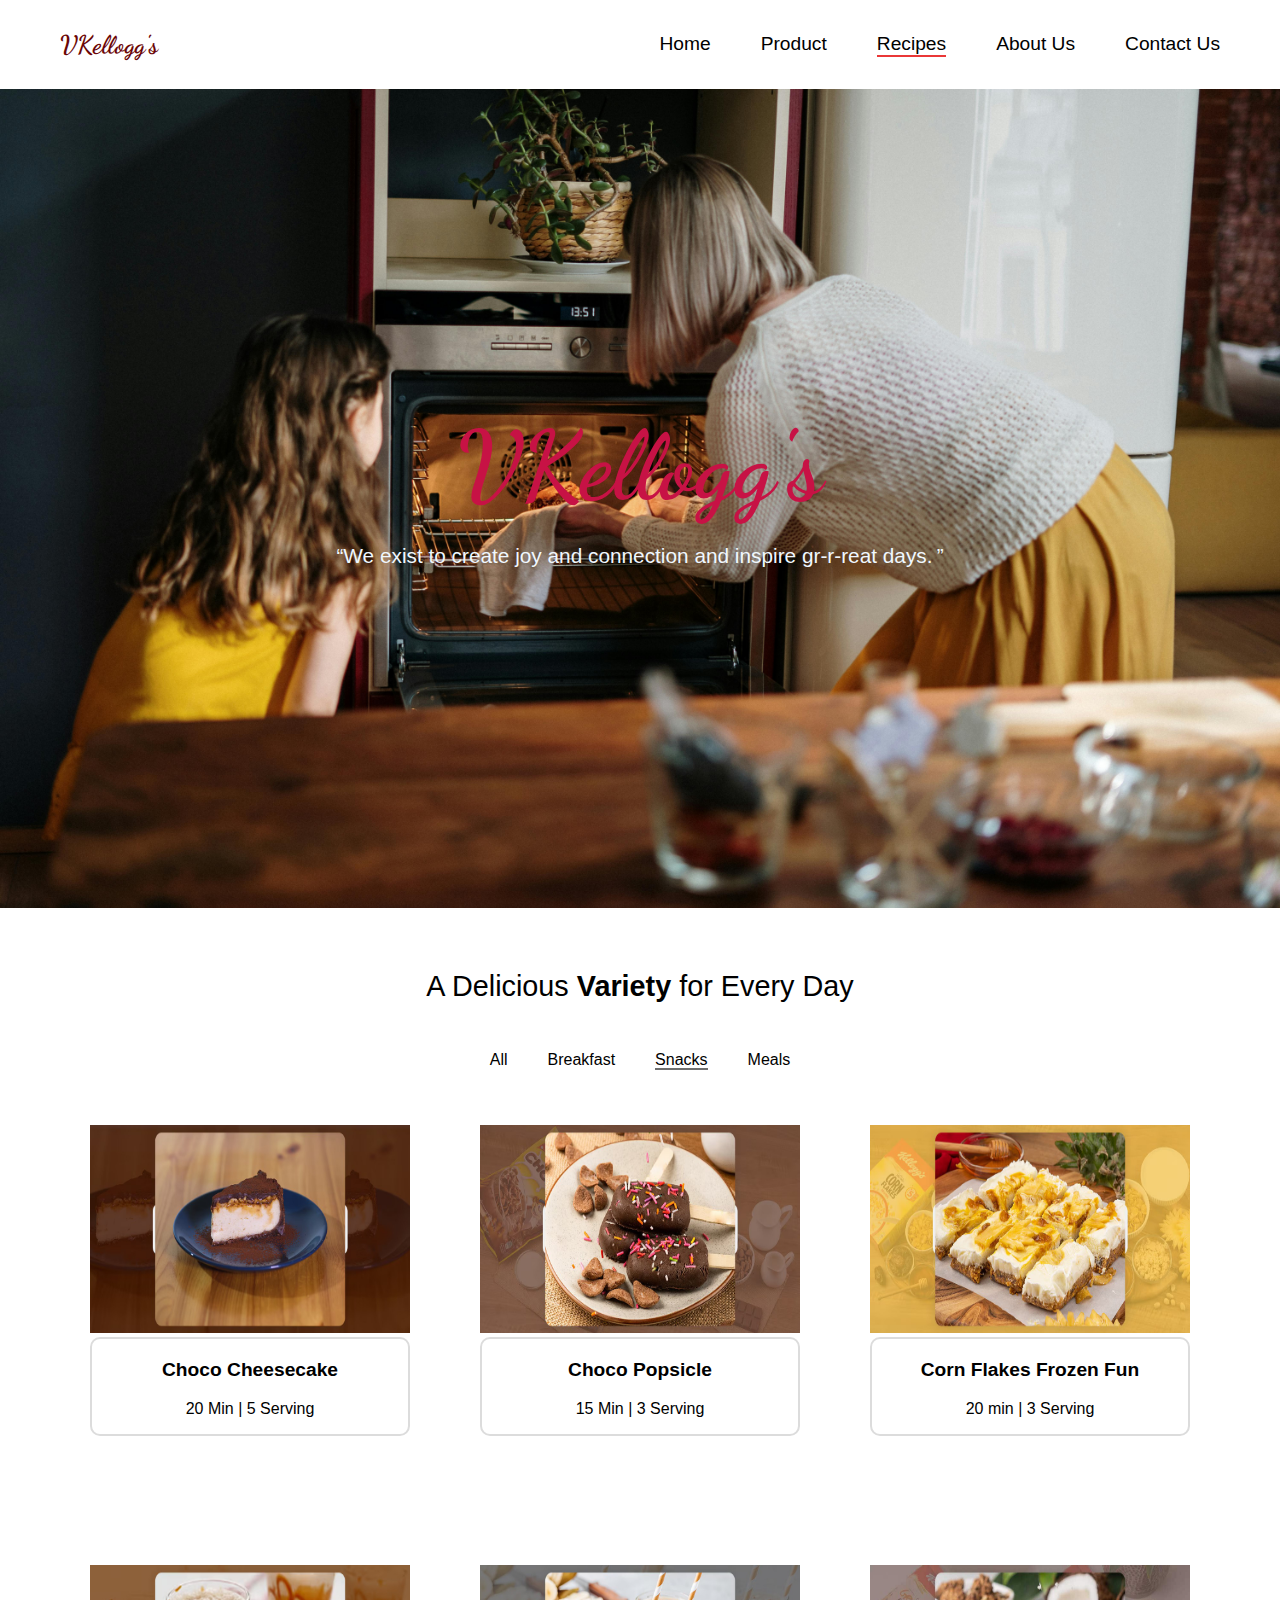
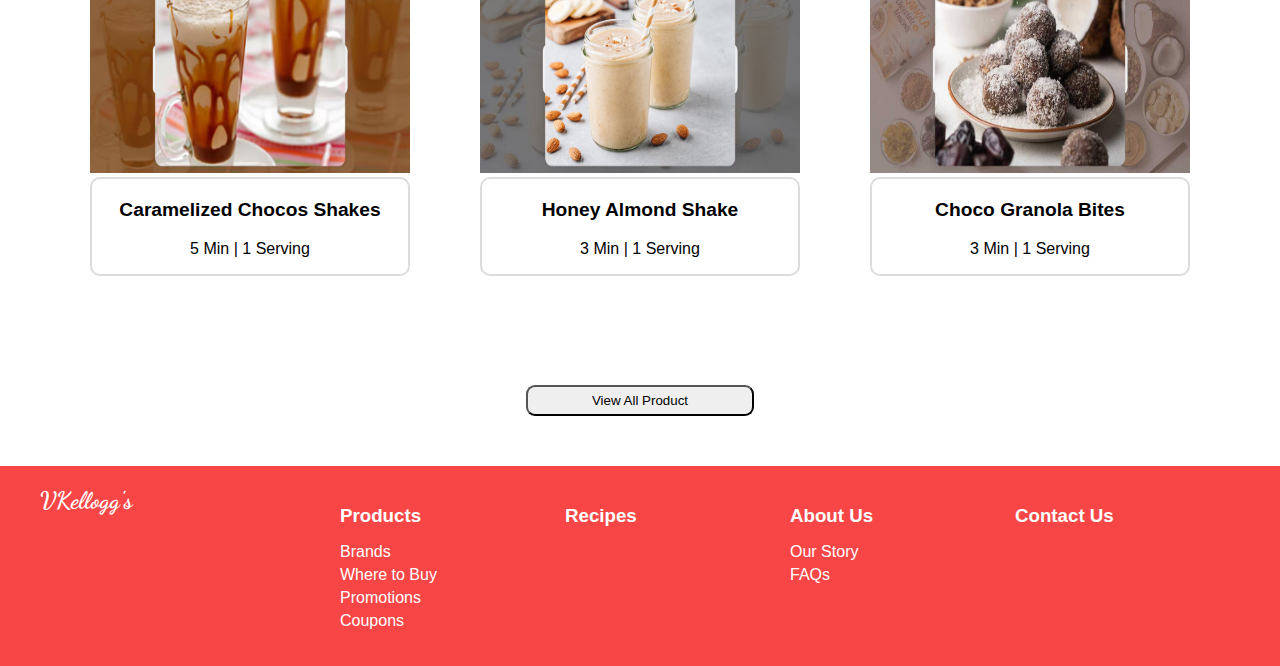
<file: Recipes/rec-snack.html>
<!DOCTYPE html>
<html lang="en">
<head>
    <meta charset="UTF-8">
    <meta name="viewport" content="width=device-width, initial-scale=1.0">
    <link rel="stylesheet" href="./recipes.css">
    <title>Product Page</title>
</head>
<body>
    <div class="prod">
        <div class="top">
            <div class="nav">
                <div class="t">
                    <p><a href="./../index.html">VKellogg's</a></p>
                </div>
                <div class="l">
                    <ul>
                        <li><a href="./../index.html">Home</a></li>
                        <li><a href="./../Products/product.html">Product</a></li>
                        <li class="here"><a href="#">Recipes</a></li>
                        <li><a href="./../About Us/about.html">About Us</a></li>
                        <li><a href="./../Contact Us/contact.html">Contact Us</a></li>
                    </ul>
                </div>
            </div>
            <div class="carousel">
                <div class="isi">
                    <h1>VKellogg's</h1>
                <p>“We exist to create joy and connection and inspire gr-r-reat days. ”</p>
                </div>
            </div>
        </div>
        <div class="mid">
            <div class="carter">
                <div class="title-dog">
                    <p>A Delicious <span>Variety</span> for Every Day</p>
                </div>
                <div class="cata">
                    <p><a href="#">All</a></p>
                    <p><a href="./recipes.html">Breakfast</a></p>
                    <p><a class="gus" href="#">Snacks</a></p>
                    <p><a href="./rec-meals.html">Meals</a></p>
                </div>
                <div class="cards">
                    <div class="card">
                        <div class="card-header">
                            <img src="./Recipes Snacks/ezgif-4-5fe013df86.jpg" alt="">
                        </div>
                        <div class="card-body">
                            <p class="title-b">Choco Cheesecake</p>
                            <p> 20 Min | 5 Serving</p>
                        </div>
                    </div>
                    <div class="card">
                        <div class="card-header">
                            <img src="./Recipes Snacks/ezgif-4-85ef7d8e59.jpg" alt="">
                        </div>
                        <div class="card-body">
                            <p class="title-b">Choco Popsicle</p>
                            <p> 15 Min | 3 Serving</p>
                        </div>
                    </div>
                    <div class="card">
                        <div class="card-header">
                            <img src="./Recipes Snacks/ezgif-4-a6d2fdc564.jpg" alt="">
                        </div>
                        <div class="card-body">
                            <p class="title-b">Corn Flakes Frozen Fun</p>
                            <p> 20 min | 3 Serving</p>
                        </div>
                    </div>
                    <div class="card">
                        <div class="card-header">
                            <img src="./Recipes Snacks/ezgif-4-b7b534e5ec.jpg" alt="">
                        </div>
                        <div class="card-body">
                            <p class="title-b">Caramelized Chocos Shakes</p>
                            <p> 5 Min | 1 Serving</p>
                        </div>
                    </div>
                    <div class="card">
                        <div class="card-header">
                            <img src="./Recipes Snacks/ezgif-4-fe34b54f44.jpg" alt="">
                        </div>
                        <div class="card-body">
                            <p class="title-b">Honey Almond Shake</p>
                            <p> 3 Min | 1 Serving</p>
                        </div>
                    </div>
                    <div class="card">
                        <div class="card-header">
                            <img src="./Recipes Snacks/recip_img-966477_in-r-chocolate-granola-energy-bites-2202092058-1.jpg" alt="">
                        </div>
                        <div class="card-body">
                            <p class="title-b">Choco Granola Bites</p>
                            <p> 3 Min | 1 Serving</p>
                        </div>
                    </div>
                </div>
                <div class="button-cat">
                    <button>View All Product</button>
                </div>
            </div>
        </div>
        <div class="footer">
            <div class="footer-container">
                <div class="footer-logo">
                    <h2>VKellogg's</h2>
                    <!-- <p>Find Us Here</p>
                    <div class="social-icons">
                        <a href="#"><img src="./path-to-facebook-icon.png" alt="Facebook"></a>
                        <a href="#"><img src="./path-to-twitter-icon.png" alt="Twitter"></a>
                        <a href="#"><img src="./path-to-instagram-icon.png" alt="Instagram"></a>
                        <a href="#"><img src="./path-to-youtube-icon.png" alt="YouTube"></a>
                    </div> -->
                </div>
                <div class="footer-links">
                    <div class="footer-column">
                        <h3>Products</h3>
                        <ul>
                            <li><a href="#">Brands</a></li>
                            <li><a href="#">Where to Buy</a></li>
                            <li><a href="#">Promotions</a></li>
                            <li><a href="#">Coupons</a></li>
                        </ul>
                    </div>
                    <div class="footer-column">
                        <h3>Recipes</h3>
                    </div>
                    <div class="footer-column">
                        <h3>About Us</h3>
                        <ul>
                            <li><a href="#">Our Story</a></li>
                            <li><a href="#">FAQs</a></li>
                        </ul>
                    </div>
                    <div class="footer-column">
                        <h3>Contact Us</h3>
                    </div>
                </div>
            </div>
        </div>
    </div>
</body>
</html>
</file>
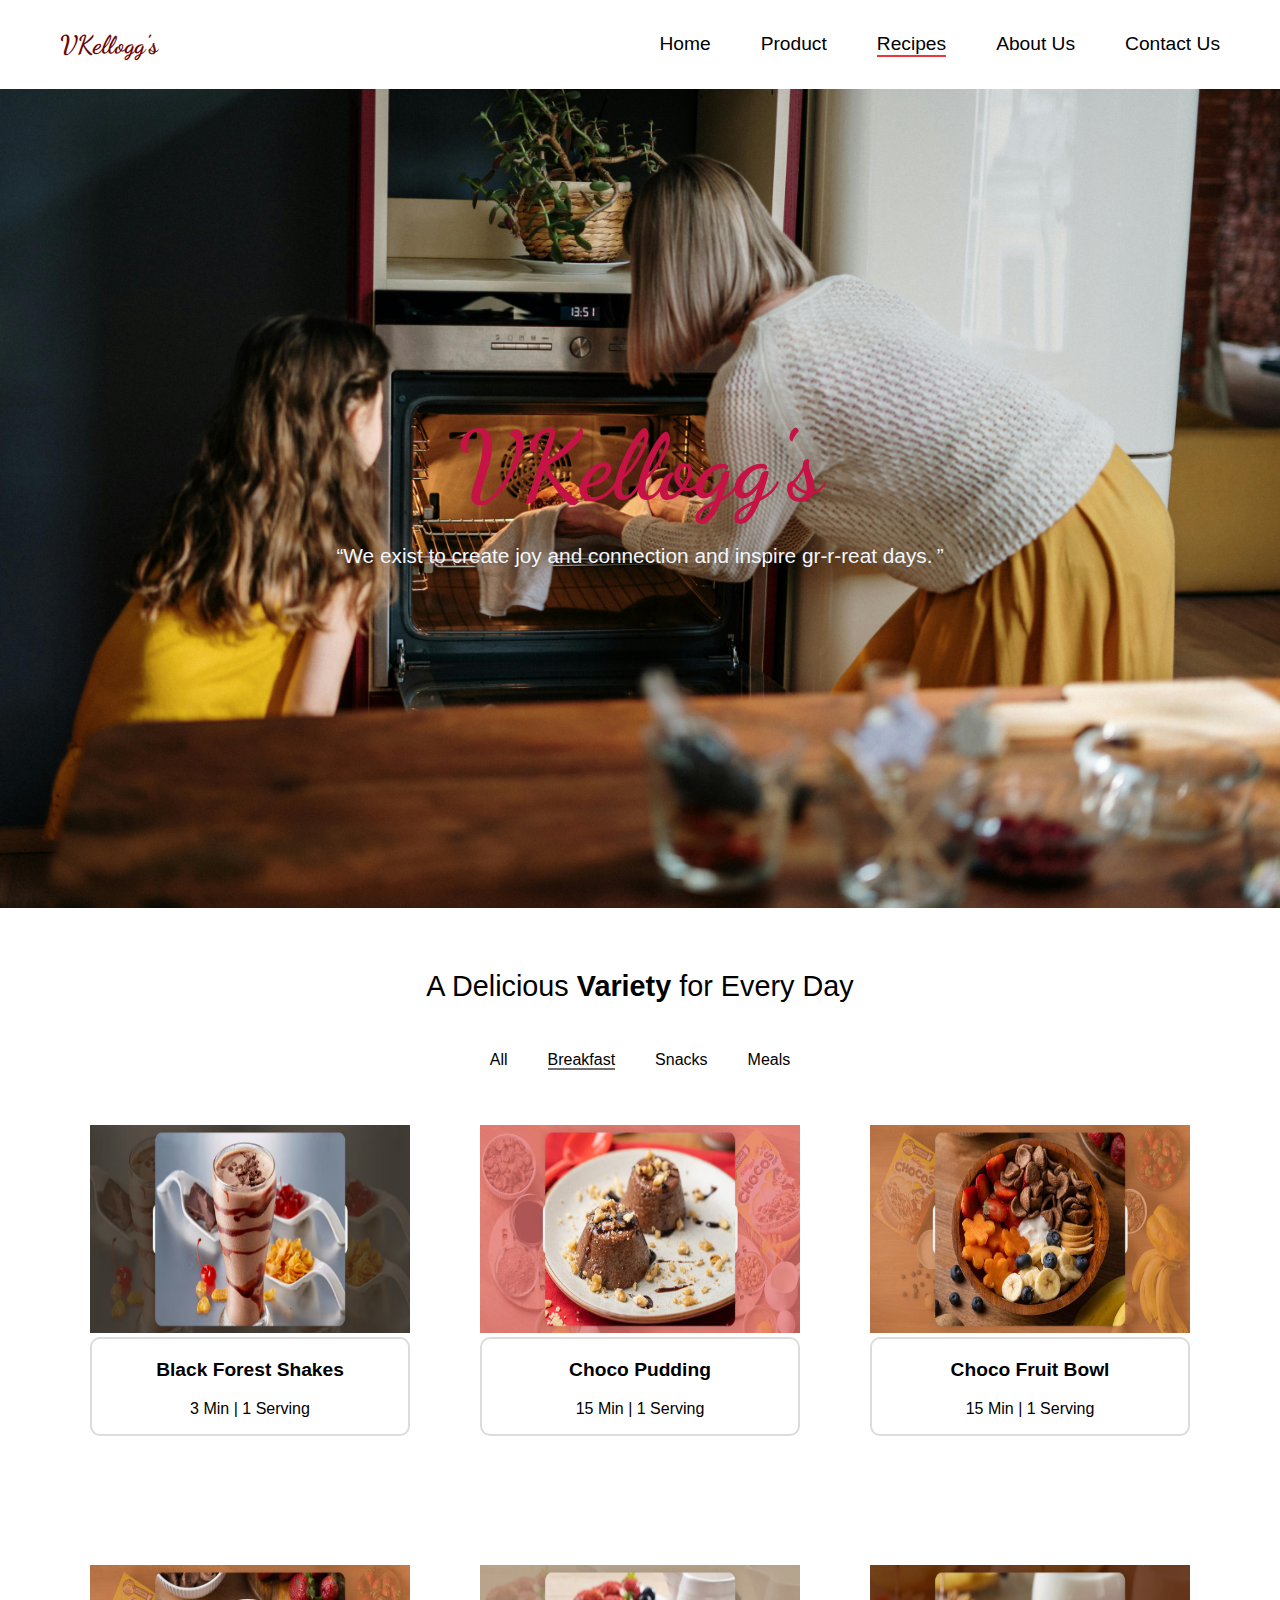
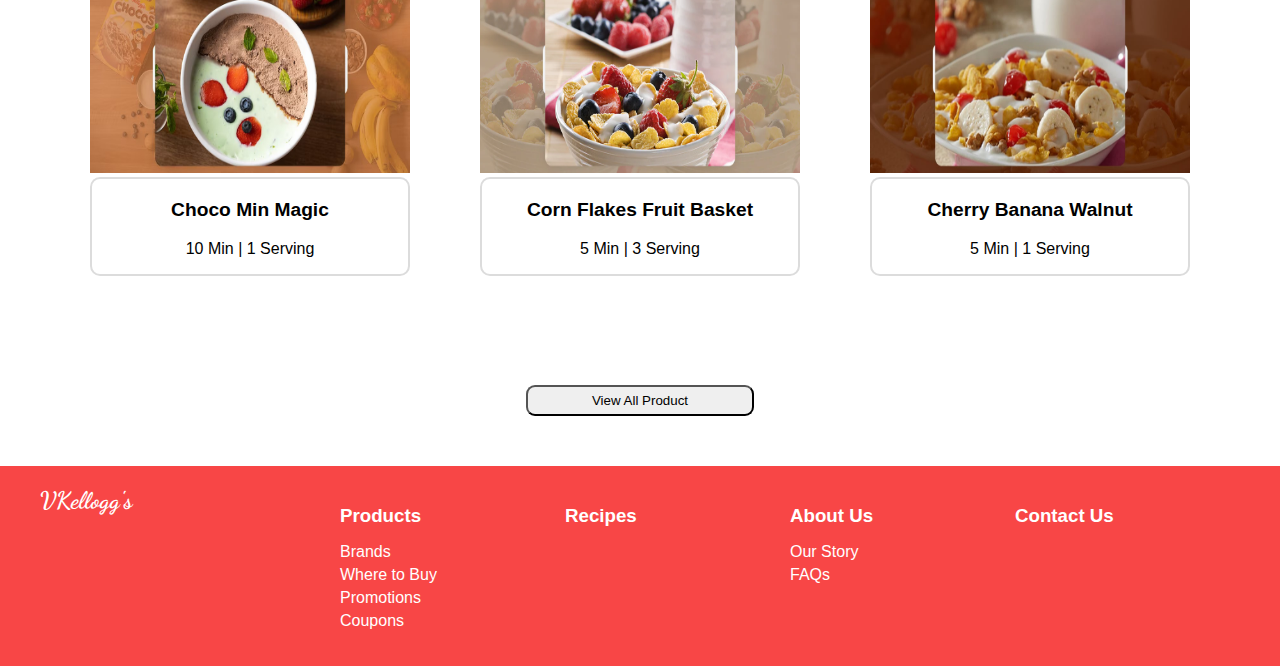
<file: Recipes/recipes.html>
<!DOCTYPE html>
<html lang="en">
<head>
    <meta charset="UTF-8">
    <meta name="viewport" content="width=device-width, initial-scale=1.0">
    <link rel="stylesheet" href="./recipes.css">
    <title>Product Page</title>
</head>
<body>
    <div class="prod">
        <div class="top">
            <div class="nav">
                <div class="t">
                    <p><a href="./../index.html">VKellogg's</a></p>
                </div>
                <div class="l">
                    <ul>
                        <li><a href="./../index.html">Home</a></li>
                        <li><a href="./../Products/product.html">Product</a></li>
                        <li class="here"><a href="#">Recipes</a></li>
                        <li><a href="./../About Us/about.html">About Us</a></li>
                        <li><a href="./../Contact Us/contact.html">Contact Us</a></li>
                    </ul>
                </div>
            </div>
            <div class="carousel">
                <div class="isi">
                    <h1>VKellogg's</h1>
                <p>“We exist to create joy and connection and inspire gr-r-reat days. ”</p>
                </div>
            </div>
        </div>
        <div class="mid">
            <div class="carter">
                <div class="title-dog">
                    <p>A Delicious <span>Variety</span> for Every Day</p>
                </div>
                <div class="cata">
                    <p><a href="#">All</a></p>
                    <p><a class="gus" href="#">Breakfast</a></p>
                    <p><a href="./rec-snack.html">Snacks</a></p>
                    <p><a href="./rec-meals.html">Meals</a></p>
                </div>
                <div class="cards">
                    <div class="card">
                        <div class="card-header">
                            <img src="./Recipes Breakfast/ezgif-4-08df2b3124.jpg" alt="">
                        </div>
                        <div class="card-body">
                            <p class="title-b">Black Forest Shakes</p>
                            <p> 3 Min | 1 Serving</p>
                        </div>
                    </div>
                    <div class="card">
                        <div class="card-header">
                            <img src="./Recipes Breakfast/ezgif-4-7b6f65d552.jpg" alt="">
                        </div>
                        <div class="card-body">
                            <p class="title-b">Choco Pudding</p>
                            <p> 15 Min | 1 Serving</p>
                        </div>
                    </div>
                    <div class="card">
                        <div class="card-header">
                            <img src="./Recipes Breakfast/ezgif-4-8717f1ee18.jpg" alt="">
                        </div>
                        <div class="card-body">
                            <p class="title-b">Choco Fruit Bowl</p>
                            <p> 15 Min | 1 Serving</p>
                        </div>
                    </div>
                    <div class="card">
                        <div class="card-header">
                            <img src="./Recipes Breakfast/ezgif-4-ace3d91f22.jpg" alt="">
                        </div>
                        <div class="card-body">
                            <p class="title-b">Choco Min Magic</p>
                            <p> 10 Min | 1 Serving</p>
                        </div>
                    </div>
                    <div class="card">
                        <div class="card-header">
                            <img src="./Recipes Breakfast/recip_img-966973_in-r-corn-flakes-fruit-basket-2202092137-1.webp" alt="">
                        </div>
                        <div class="card-body">
                            <p class="title-b">Corn Flakes Fruit Basket</p>
                            <p> 5 Min | 3 Serving</p>
                        </div>
                    </div>
                    <div class="card">
                        <div class="card-header">
                            <img src="./Recipes Breakfast/recip_img-967236_in-r-cherry-banana-walnut-2202092206-1.jpg" alt="">
                        </div>
                        <div class="card-body">
                            <p class="title-b">Cherry Banana Walnut</p>
                            <p> 5 Min | 1 Serving</p>
                        </div>
                    </div>
                </div>
                <div class="button-cat">
                    <button>View All Product</button>
                </div>
            </div>
        </div>
        <div class="footer">
            <div class="footer-container">
                <div class="footer-logo">
                    <h2>VKellogg's</h2>
                    <!-- <p>Find Us Here</p>
                    <div class="social-icons">
                        <a href="#"><img src="./path-to-facebook-icon.png" alt="Facebook"></a>
                        <a href="#"><img src="./path-to-twitter-icon.png" alt="Twitter"></a>
                        <a href="#"><img src="./path-to-instagram-icon.png" alt="Instagram"></a>
                        <a href="#"><img src="./path-to-youtube-icon.png" alt="YouTube"></a>
                    </div> -->
                </div>
                <div class="footer-links">
                    <div class="footer-column">
                        <h3>Products</h3>
                        <ul>
                            <li><a href="#">Brands</a></li>
                            <li><a href="#">Where to Buy</a></li>
                            <li><a href="#">Promotions</a></li>
                            <li><a href="#">Coupons</a></li>
                        </ul>
                    </div>
                    <div class="footer-column">
                        <h3>Recipes</h3>
                    </div>
                    <div class="footer-column">
                        <h3>About Us</h3>
                        <ul>
                            <li><a href="#">Our Story</a></li>
                            <li><a href="#">FAQs</a></li>
                        </ul>
                    </div>
                    <div class="footer-column">
                        <h3>Contact Us</h3>
                    </div>
                </div>
            </div>
        </div>
    </div>
</body>
</html>
</file>
<file: Homepage/home.css>
@import url('https://fonts.googleapis.com/css2?family=Dancing+Script&family=Poetsen+One&display=swap');

body {
    margin: 0;
    padding: 0;
    font-family: 'Poppins', sans-serif;
}

.nav {
    padding: 10px 60px;
    display: flex;
    justify-content: space-between;
    align-items: center;
    font-size: 1.2rem;
}

.nav a {
    text-decoration: none;
    color: #000;
}

.nav .t p a {
    color: #6b0606;
    font-weight: bolder;
    font-family: "Dancing Script", cursive;
    font-optical-sizing: auto;
    font-weight: 900;
    margin: 0;
    font-size: 1.6rem;
    font-style: normal;
}

.nav ul {
    list-style: none;
    margin: 0;
    display: flex;
    align-self: center;
    gap: 50px;
}

.nav ul .here {
    border-bottom: 2px rgb(234, 55, 55) solid;
}

/*carousel*/
.carousel {
    display: flex;
    justify-content: center;
    align-items: center;
    text-align: center;
    margin: 0;
    height: 91vh;
    background: rgba(0, 0, 0, 0.5);
    background-image: url('./background.jpg');
    background-size: cover;
    background-position: center;
}

.carousel h1 {
    font-size: 6rem;
    color: #C71245;
    font-family: "Dancing Script", cursive;
    font-optical-sizing: auto;
    font-weight: 900;
    margin: 0;
}

.carousel p {
    font-size: 1.3rem;
    color: aliceblue;
}

/*turun*/
.s {
    display: flex;
    background-color: #6b0606;
    padding: 40px 0;
}

.s .left {
    width: 50%;
    font-size: 6rem;
    font-weight: 900;
}

.s .left p {
    margin: 0;
    color: aliceblue;
    padding: 10px 60px;
}

.s .left a {
    color: aliceblue;
    text-decoration: none;
    border-bottom: 2px aliceblue solid;
}

.s .right {
    width: 60%;
    display: flex;
    flex-wrap: wrap;
}

.s .right img {
    width: 10rem;
}

.s .right .img1,
.s .right .img2,
.s .right .img3,
.s .right .img4 {
    background-position: center;
    display: flex;
    justify-content: center;
    align-items: center;
    width: 50%;
}

.s .right .img1 {
    background-image: url('./Best-Products/Backgrounds/ezgif-4-92c3cedc88.jpg');
}

.s .right .img2 {
    background-image: url('./Best-Products/Backgrounds/pringles-chips.jpg');
}

.s .right .img3 {
    background-image: url('./Best-Products/Backgrounds/poptarts.jpg');
}

.s .right .img4 {
    background-image: url('./Best-Products/Backgrounds/froot-loops-swimming-in-milk-on-a-hot-summer-day-brian-flannery.jpg');
}

.r {
    display: flex;
    align-items: center;
}

.r .cards {
    display: flex;
    gap: 40px;
    width: 90%;
}

.r .cards .card {
    border-radius: 20px;
    box-shadow: 2px 3px rgb(117, 117, 117);
}

.r .cards .card .img {
    margin: 0;
}

.r .cards .card img {
    width: 16rem;
    height: 14rem;
}

.r .left {
    width: 40%;
    text-align: end;
    font-size: 6.5rem;
    background-color: rgb(26, 27, 41);
}

.r .left a {
    text-decoration: none;
    border-bottom: 2px aliceblue solid;
    color: #fefefe;
}

.r .left p {
    text-decoration: none 1px;
    color: #e2e2e2;
    padding: 0 40px;
}

.r .cards {
    width: 60%;
    padding: 20px 60px;
}

.r .card .card-body {
    padding: 0 30px;
    text-align: center;
}

.r .card .title-b {
    font-weight: 800;
}

/* footer */
.footer {
    background-color: #f84646;
    color: white;
    padding: 20px 0;
}

.footer-container {
    display: flex;
    justify-content: space-between;
    align-items: flex-start;
    max-width: 1200px;
    margin: 0 auto;
    padding: 0 20px;
}

.footer-logo {
    flex: 1;
}

.footer-logo h2 {
    color: #ffffff;
    font-family: "Dancing Script", cursive;
    font-optical-sizing: auto;
    font-weight: 900;
    margin: 0;
}

.footer-logo img {
    max-width: 150px;
}

.footer-logo p {
    margin: 10px 0;
}

.social-icons a {
    display: inline-block;
    margin-right: 10px;
}

.social-icons img {
    width: 24px;
    height: 24px;
}

.footer-links {
    display: flex;
    flex: 3;
    justify-content: space-between;
}

.footer-column {
    flex: 1;
}

.footer-column h3 {
    margin-bottom: 10px;
}

.footer-column ul {
    list-style: none;
    padding: 0;
}

.footer-column ul li {
    margin-bottom: 5px;
}

.footer-column ul li a {
    color: white;
    text-decoration: none;
}

.footer-column ul li a:hover {
    text-decoration: underline;
}
</file>
<file: About Us/about.css>
@import url('https://fonts.googleapis.com/css2?family=Dancing+Script&family=Poetsen+One&display=swap');

body {
    margin: 0;
    padding: 0;
    font-family: 'Poppins', sans-serif;
}

.nav {
    padding: 10px 60px;
    display: flex;
    justify-content: space-between;
    align-items: center;
    font-size: 1.2rem;
}

.nav a {
    text-decoration: none;
    color: #000;
}

.nav .t p a {
    color: #6b0606;
    font-weight: bolder;
    font-family: "Dancing Script", cursive;
    font-optical-sizing: auto;
    font-weight: 900;
    margin: 0;
    font-size: 1.6rem;
    font-style: normal;
}

.nav ul {
    list-style: none;
    margin: 0;
    display: flex;
    align-self: center;
    gap: 50px;
}

.nav ul .here {
    border-bottom: 2px rgb(234, 55, 55) solid;
}

/*carousel*/
.carousel {
    display: flex;
    justify-content: center;
    align-items: center;
    text-align: center;
    margin: 0;
    height: 91vh;
    background: rgba(0, 0, 0, 0.5);
    background-image: url('./pexels-fauxels-3184339.jpg');
    background-size: cover;
    background-position: center;
}

.carousel h1 {
    font-size: 6rem;
    color: #C71245;
    font-family: "Dancing Script", cursive;
    font-optical-sizing: auto;
    font-weight: 900;
    margin: 0;
}

.carousel p {
    font-size: 1.3rem;
    color: aliceblue;
}

/*mid*/
.mid {
    padding: 20px 60px;
}

.story {
    display: flex;
    align-items: center;
    gap: 50px;
}

.story h2 {
    font-size: 3rem;
}

.story p {
    font-size: 1.4rem;
    text-align: justify;
}

.story img {
    width: 30rem;
}

/* .time {
    display: flex;
    justify-content: center;
    img{
        width: 50rem;
    }
} */

/*footer*/
.footer {
    background-color: #f84646;
    color: white;
    padding: 20px 0;
}

.footer-container {
    display: flex;
    justify-content: space-between;
    align-items: flex-start;
    max-width: 1200px;
    margin: 0 auto;
    padding: 0 20px;
}

.footer-logo {
    flex: 1;
}

.footer-logo h2 {
    color: #ffffff;
    font-family: "Dancing Script", cursive;
    font-optical-sizing: auto;
    font-weight: 900;
    margin: 0;
}

.footer-logo img {
    max-width: 150px;
}

.footer-logo p {
    margin: 10px 0;
}

.social-icons a {
    display: inline-block;
    margin-right: 10px;
}

.social-icons img {
    width: 24px;
    height: 24px;
}

.footer-links {
    display: flex;
    flex: 3;
    justify-content: space-between;
}

.footer-column {
    flex: 1;
}

.footer-column h3 {
    margin-bottom: 10px;
}

.footer-column ul {
    list-style: none;
    padding: 0;
}

.footer-column ul li {
    margin-bottom: 5px;
}

.footer-column ul li a {
    color: white;
    text-decoration: none;
}

.footer-column ul li a:hover {
    text-decoration: underline;
}
</file>
<file: Contact Us/contact.css>
@import url('https://fonts.googleapis.com/css2?family=Dancing+Script&family=Poetsen+One&display=swap');

body {
    margin: 0;
    padding: 0;
    font-family: 'Poppins', sans-serif;
}

.nav {
    padding: 10px 60px;
    display: flex;
    justify-content: space-between;
    align-items: center;
    font-size: 1.2rem;
}

.nav a {
    text-decoration: none;
    color: #000;
}

.nav .t p a {
    color: #6b0606;
    font-weight: bolder;
    font-family: "Dancing Script", cursive;
    font-optical-sizing: auto;
    font-weight: 900;
    margin: 0;
    font-size: 1.6rem;
    font-style: normal;
}

.nav ul {
    list-style: none;
    margin: 0;
    display: flex;
    align-self: center;
    gap: 50px;
}

.nav ul .here {
    border-bottom: 2px rgb(234, 55, 55) solid;
}

/*carousel*/
.carousel {
    display: flex;
    justify-content: center;
    align-items: center;
    text-align: center;
    margin: 0;
    height: 91vh;
    background: rgba(0, 0, 0, 0.5);
    background-image: url('./pexels-yankrukov-8867482.jpg');
    background-size: cover;
    background-position: center;
}

.carousel h1 {
    font-size: 6rem;
    color: #C71245;
    font-family: "Dancing Script", cursive;
    font-optical-sizing: auto;
    font-weight: 900;
    margin: 0;
}

.carousel p {
    font-size: 1.3rem;
    color: aliceblue;
}

/*mid*/
.mid {
    padding: 20px 60px;
}

form {
    border: 1px rgb(170, 170, 170) solid;
    display: flex;
    align-items: center;
    border-radius: 10px;
    padding: 20px 0;
    width: 100%;
    flex-direction: column;
}

form p {
    margin: 5px 0;
}

form .name {
    display: flex;
    justify-content: start;
    gap: 20px;
}

form .name input {
    width: 20rem;
    padding: 5px 10px;
    border-radius: 10px;
}

form .epon {
    display: flex;
    justify-content: start;
    gap: 20px;
}

form .epon input {
    width: 20rem;
    padding: 5px 10px;
    border-radius: 10px;
}

form textarea {
    margin-top: 10px;
    width: 40rem;
    padding: 5px 10px;
    border-radius: 10px;
}

form textarea p {
    margin: 0;
}

form button {
    margin-top: 10px;
    padding: 10px 60px;
    border-radius: 10px;
    border: 2px #C71245 solid;
    color: #C71245;
}

/*footer*/
.footer {
    background-color: #f84646;
    color: white;
    padding: 20px 0;
}

.footer-container {
    display: flex;
    justify-content: space-between;
    align-items: flex-start;
    max-width: 1200px;
    margin: 0 auto;
    padding: 0 20px;
}

.footer-logo {
    flex: 1;
}

.footer-logo img {
    max-width: 150px;
}

.footer-logo p {
    margin: 10px 0;
}

.social-icons a {
    display: inline-block;
    margin-right: 10px;
}

.social-icons img {
    width: 24px;
    height: 24px;
}

.footer-links {
    display: flex;
    flex: 3;
    justify-content: space-between;
}

.footer-column {
    flex: 1;
}

.footer-column h3 {
    margin-bottom: 10px;
}

.footer-column ul {
    list-style: none;
    padding: 0;
}

.footer-column ul li {
    margin-bottom: 5px;
}

.footer-column ul li a {
    color: white;
    text-decoration: none;
}

.footer-column ul li a:hover {
    text-decoration: underline;
}
</file>
<file: Products/product.css>
@import url('https://fonts.googleapis.com/css2?family=Dancing+Script&family=Poetsen+One&display=swap');

body {
    margin: 0;
    padding: 0;
    font-family: 'Poppins', sans-serif;
}

.nav {
    padding: 10px 60px;
    display: flex;
    justify-content: space-between;
    align-items: center;
    font-size: 1.2rem;
}

.nav a {
    text-decoration: none;
    color: #000;
}

.nav .t p a {
    color: #6b0606;
    font-weight: bolder;
    font-family: "Dancing Script", cursive;
    font-optical-sizing: auto;
    font-weight: 900;
    margin: 0;
    font-size: 1.6rem;
    font-style: normal;
}

.nav ul {
    list-style: none;
    margin: 0;
    display: flex;
    align-self: center;
    gap: 50px;
}

.nav ul .here {
    border-bottom: 2px rgb(234, 55, 55) solid;
}

/*carousel*/
.carousel {
    display: flex;
    justify-content: center;
    align-items: center;
    text-align: center;
    margin: 0;
    height: 91vh;
    background: rgba(0, 0, 0, 0.5);
    background-image: url('./Screenshot 2024-05-29 172251.png');
    background-size: cover;
    background-position: center;
}

.carousel h1 {
    font-size: 6rem;
    color: #C71245;
    font-family: "Dancing Script", cursive;
    font-optical-sizing: auto;
    font-weight: 900;
    margin: 0;
}

.carousel p {
    font-size: 1.3rem;
    color: aliceblue;
}

/*mid*/
.mid {
    padding: 30px 60px;
}

.categ {
    display: flex;
    flex-direction: column;
    text-align: center;
    border-bottom: 3px rgb(151, 151, 151) solid;
}

.title-cat {
    font-size: 1.8rem;
    font-weight: 500;
}

.title-cat p {
    margin: 2rem;
}

.title-cat span {
    font-weight: 900;
}

.button-cat button {
    padding: 6px 4rem;
    margin-top: 20px;
    border-radius: 9px;
    margin-bottom: 20px;
}

.categ .cats img {
    width: 9rem;
    height: 8rem;
    padding: 10px;
    border-radius: 100%;
    background-position: calc();
}

/*carter*/
.carter {
    display: flex;
    flex-direction: column;
    text-align: center;
}

.title-dog {
    font-size: 1.8rem;
    font-weight: 500;
}

.title-dog p {
    margin: 2rem;
}

.title-dog span {
    font-weight: 900;
}

.button-cat button {
    padding: 6px 4rem;
    margin-top: 20px;
    border-radius: 9px;
    margin-bottom: 20px;
}

.carter .cats img {
    width: 9rem;
    height: 8rem;
    padding: 10px;
    border-radius: 100%;
    background-position: calc();
}

.cata {
    display: flex;
    justify-content: center;
    gap: 40px;
}

.cata a {
    text-decoration: none;
    color: #000;
}

.cata .gus {
    border-bottom: 2px rgb(110, 110, 110) solid;
}

/*card*/
.cards {
    margin-top: 40px;
    display: flex;
    flex-wrap: wrap;
    gap: 40px;
    justify-content: space-evenly;
}

.card {
    width: 20rem;
    height: 25rem;
}

.card .card-body {
    border: 2px gainsboro solid;
    border-radius: 10px;
}

.card .card-body .title-b {
    font-weight: bolder;
    font-size: 1.2rem;
}

.card-header {
    background-color: #ffffff;
}

.card-header img {
    width: 13rem;
    height: 15rem;
}

.card-header .self {
    width: 7rem;
    height: 15rem;
}

/*footer*/
.footer {
    background-color: #f84646;
    color: white;
    padding: 20px 0;
}

.footer-container {
    display: flex;
    justify-content: space-between;
    align-items: flex-start;
    max-width: 1200px;
    margin: 0 auto;
    padding: 0 20px;
}

.footer-logo {
    flex: 1;
}

.footer-logo h2 {
    color: #ffffff;
    font-family: "Dancing Script", cursive;
    font-optical-sizing: auto;
    font-weight: 900;
    margin: 0;
}

.footer-logo img {
    max-width: 150px;
}

.footer-logo p {
    margin: 10px 0;
}

.social-icons a {
    display: inline-block;
    margin-right: 10px;
}

.social-icons img {
    width: 24px;
    height: 24px;
}

.footer-links {
    display: flex;
    flex: 3;
    justify-content: space-between;
}

.footer-column {
    flex: 1;
}

.footer-column h3 {
    margin-bottom: 10px;
}

.footer-column ul {
    list-style: none;
    padding: 0;
}

.footer-column ul li {
    margin-bottom: 5px;
}

.footer-column ul li a {
    color: white;
    text-decoration: none;
}

.footer-column ul li a:hover {
    text-decoration: underline;
}
</file>
<file: Recipes/recipes.css>
@import url('https://fonts.googleapis.com/css2?family=Dancing+Script&family=Poetsen+One&display=swap');
body{
    margin: 0;
    padding: 0;
    font-family: 'Poppins', sans-serif;
}

.nav {
    padding: 10px 60px;
    display: flex;
    justify-content: space-between;
    align-items: center;
    font-size: 1.2rem;

    a{
        text-decoration: none;
        color: #000;
    }
    .t p a {
        color: #6b0606;
        font-weight: bolder;
        font-family: "Dancing Script", cursive;
        font-optical-sizing: auto;
        font-weight: 900;
        margin: 0;
        font-size: 1.6rem;
        font-style: normal;
    }
}
.nav ul {
    list-style: none;
    margin: 0;
    display: flex;
    align-self: center;
    gap: 50px;
}
.nav ul .here{
    border-bottom: 2px rgb(234, 55, 55) solid;
}

/*carousel*/
.carousel{
    display: flex;
    justify-content: center;
    align-items: center;
    text-align: center;
    margin: 0;
    height: 91vh;
    background: rgba(0, 0, 0, 0.5); 
    background-image: url('./pexels-cottonbro-3992206.jpg');
    background-size: cover;
    background-position: center;
    

    h1{
        font-size: 6rem;
        color: #C71245;
        font-family: "Dancing Script", cursive;
        font-optical-sizing: auto;
        font-weight: 900;
        margin: 0;
    }
    p{
        font-size: 1.3rem;
        color: aliceblue;
    }
}

/*mid*/
.mid{
    padding: 30px 60px;
}
.categ{
    display: flex;
    flex-direction: column;
    text-align: center;
    border-bottom: 3px rgb(151, 151, 151) solid;
    

    .title-cat{
        font-size: 1.8rem;
        font-weight: 500ss;
        p{
            margin: 2rem;
        }

        span{
            font-weight: 900;
        }
    }

    .button-cat button{
        padding: 6px 4rem;
        margin-top: 20px;
        border-radius: 9px;  
        margin-bottom: 20px;      
    }
}
.categ .cats img{
    width: 9rem;
    height: 8rem;
    padding: 10px;
    border-radius: 100%;
    background-position: calc();
}

/*carter*/
.carter{
    display: flex;
    flex-direction: column;
    text-align: center;
    

    .title-dog{
        font-size: 1.8rem;
        font-weight: 500;
        p{
            margin: 2rem;            
        }

        span{
            font-weight: 900;
        }
    }

    .button-cat button{
        padding: 6px 4rem;
        margin-top: 20px;
        border-radius: 9px;  
        margin-bottom: 20px;      
    }
}
.carter .cats img{
    width: 9rem;
    height: 8rem;
    padding: 10px;
    border-radius: 100%;
    background-position: calc();
}

.cata {
    display: flex;
    justify-content: center;
    gap: 40px;
    
    a{
        text-decoration: none;
        color: #000;
    }
    .gus{
        border-bottom: 2px rgb(110, 110, 110) solid;
    }
}

/*card*/
.cards{
    margin-top: 40px;
    display: flex;
    flex-wrap: wrap;
    gap: 40px;
    justify-content: space-evenly;
}
.card{
    width: 20rem;
    height: 25rem;

    .card-body{
        border: 2px gainsboro solid;
        border-radius: 10px;
    }
    .card-body .title-b{
        font-weight: bolder;
        font-size: 1.2rem;
    }
}
.card-header {
    background-color: #ffffff;
    img{
        width: 20rem;
        height: 13rem;
    }

}


/*footer*/

.footer {
    background-color: #f84646;
    color: white;
    padding: 20px 0;
}

.footer-container {
    display: flex;
    justify-content: space-between;
    align-items: flex-start;
    max-width: 1200px;
    margin: 0 auto;
    padding: 0 20px;
}

.footer-logo {
    flex: 1;

    h2{
        color: #ffffff;
        font-family: "Dancing Script", cursive;
        font-optical-sizing: auto;
        font-weight: 900;
        margin: 0;
    }
}

.footer-logo img {
    max-width: 150px;
}

.footer-logo p {
    margin: 10px 0;
}

.social-icons a {
    display: inline-block;
    margin-right: 10px;
}

.social-icons img {
    width: 24px;
    height: 24px;
}

.footer-links {
    display: flex;
    flex: 3;
    justify-content: space-between;
}

.footer-column {
    flex: 1;
}

.footer-column h3 {
    margin-bottom: 10px;
}

.footer-column ul {
    list-style: none;
    padding: 0;
}

.footer-column ul li {
    margin-bottom: 5px;
}

.footer-column ul li a {
    color: white;
    text-decoration: none;
}

.footer-column ul li a:hover {
    text-decoration: underline;
}
</file>
